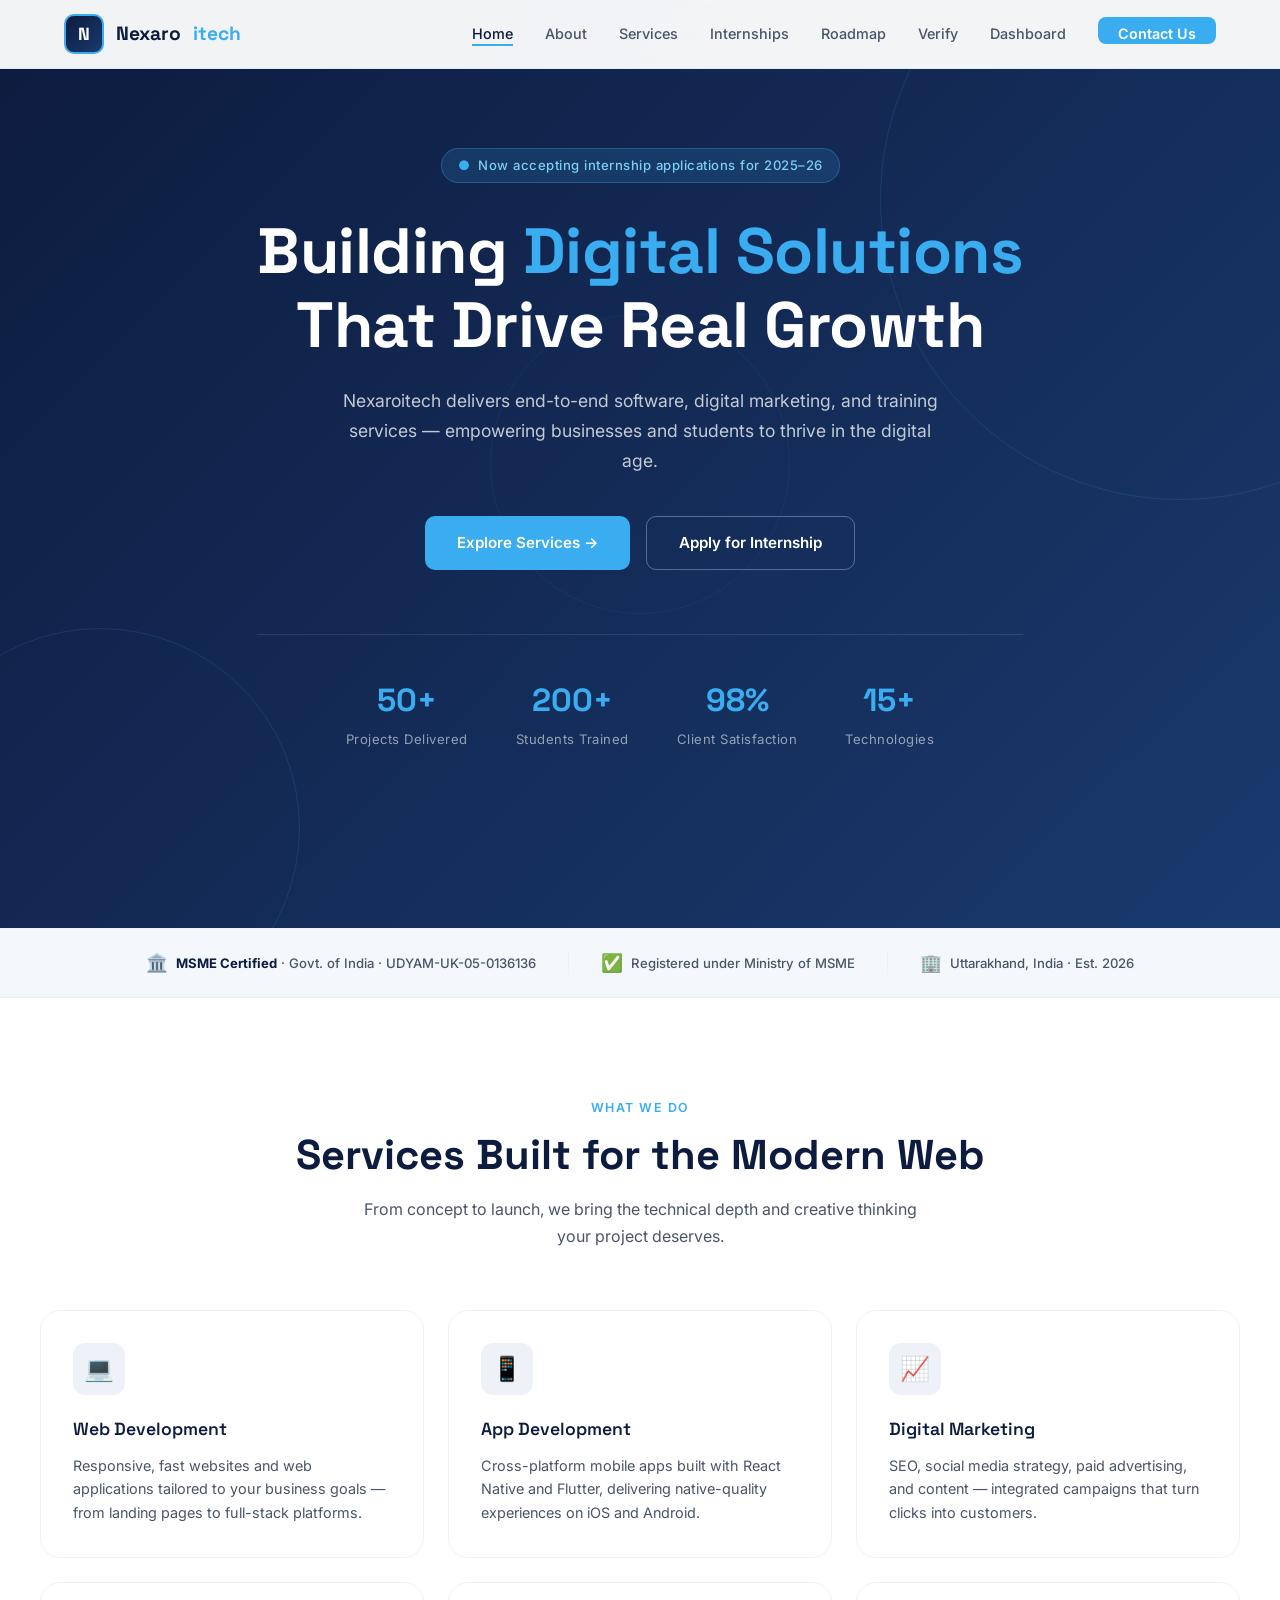
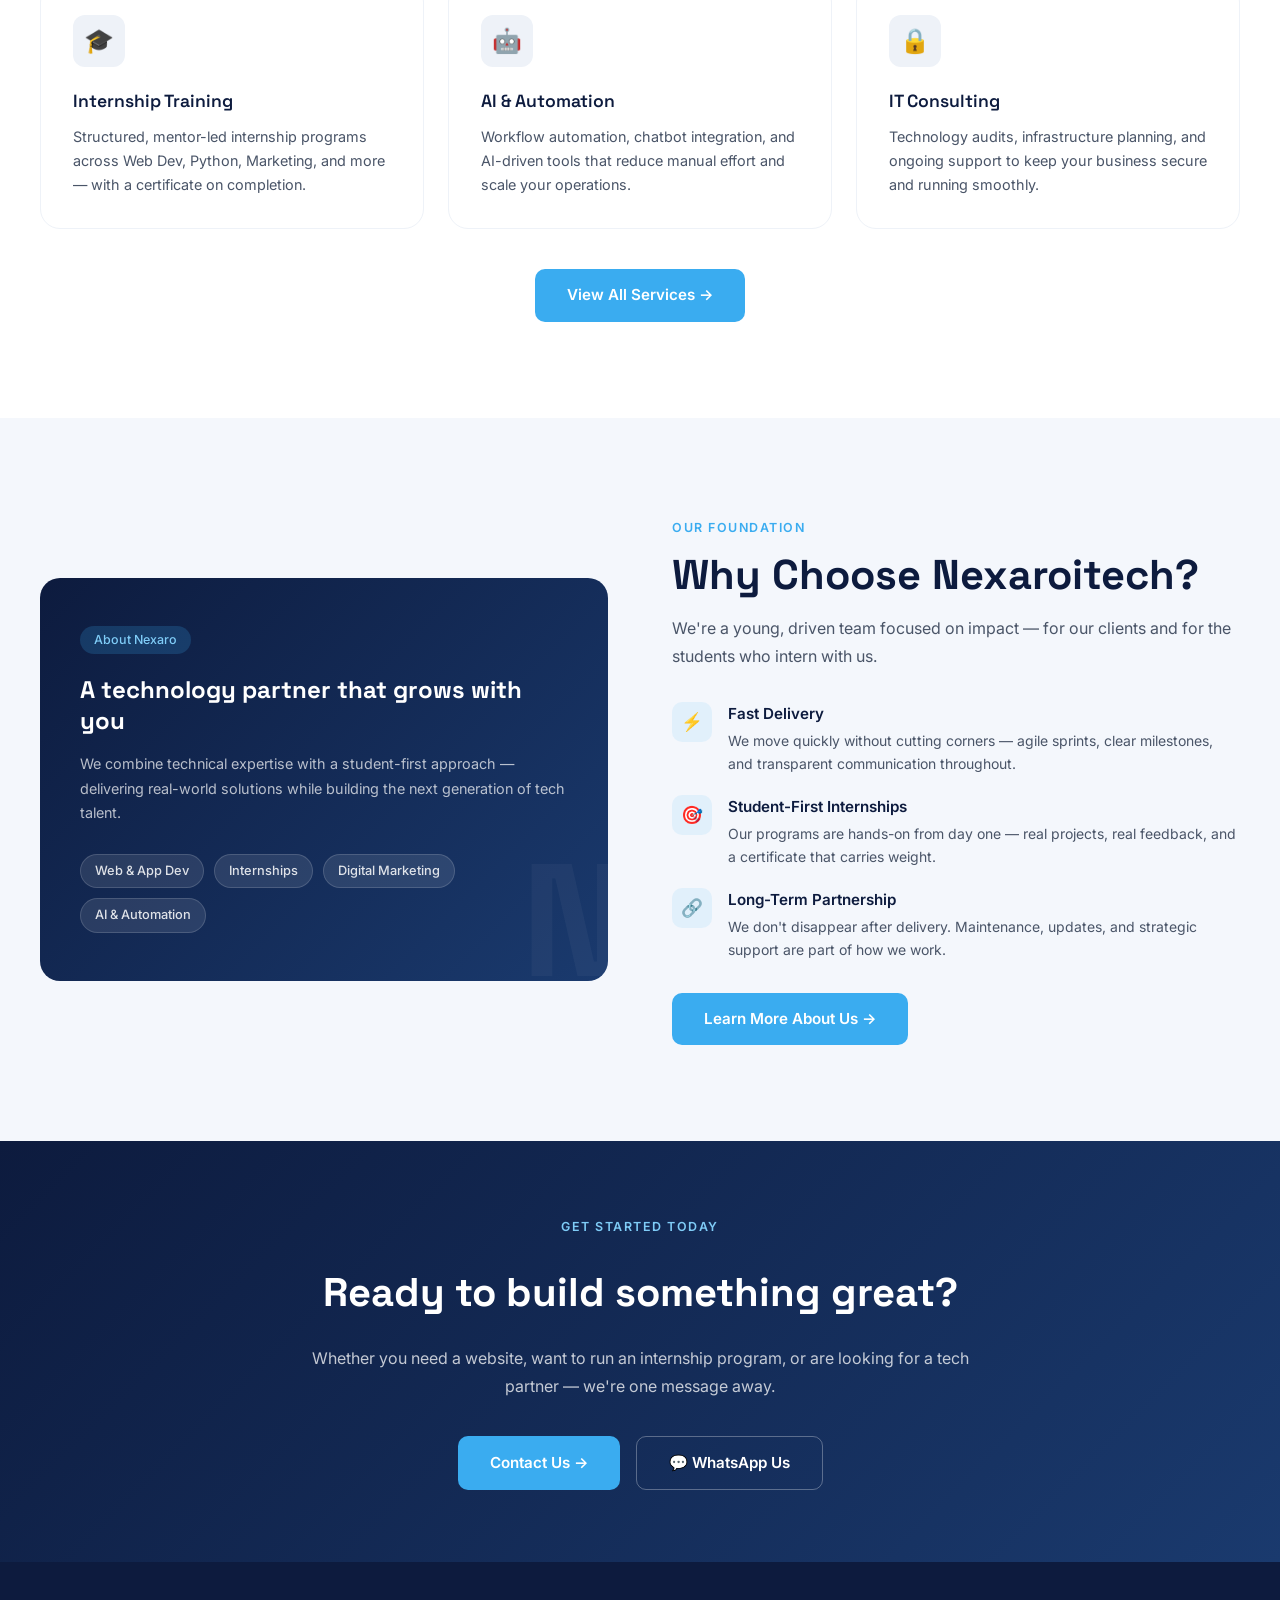
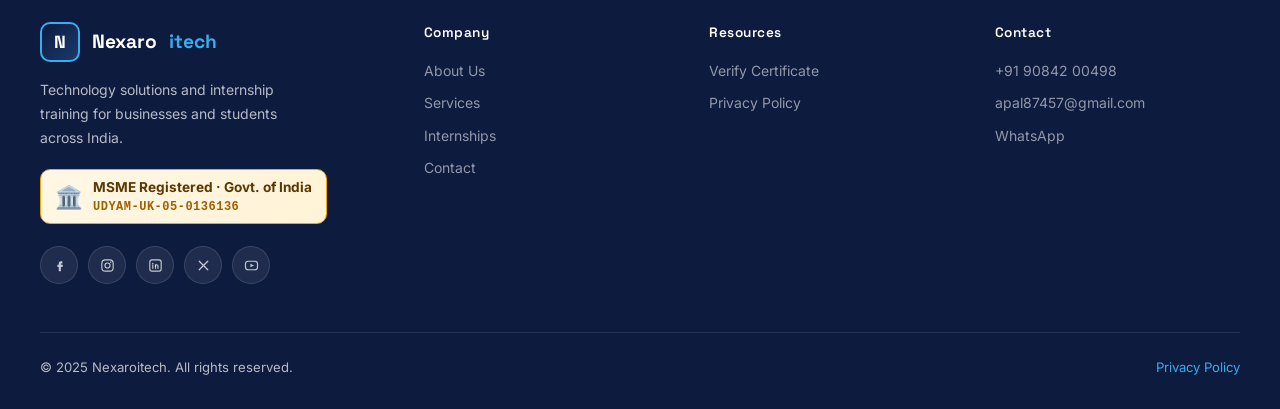
<file: index.html>
<!DOCTYPE html>
<html lang="en">
<head>
  <meta charset="UTF-8">
  <meta name="viewport" content="width=device-width, initial-scale=1.0">
  <title>Nexaroitech – Technology & Internship Solutions</title>
  <meta name="description" content="Nexaroitech offers software development, digital marketing, internship programs, and IT solutions for businesses and students.">
  <link rel="stylesheet" href="css/style.css">
  <link rel="icon" type="image/png" href="images/logo.png">
</head>
<body>

  <!-- Navbar -->
  <nav class="navbar">
    <div class="nav-inner">
      <a href="index.html" class="nav-logo">
        <div class="logo-n">N</div>
        Nexaro<span>itech</span>
      </a>
      <ul class="nav-links">
        <li><a href="index.html" class="active">Home</a></li>
        <li><a href="about.html">About</a></li>
        <li><a href="services.html">Services</a></li>
        <li><a href="internships.html">Internships</a></li>
        <li><a href="roadmap.html">Roadmap</a></li>
        <li><a href="verify.html">Verify</a></li>
        <li><a href="student-dashboard.html">Dashboard</a></li>
        <li><a href="contact.html" class="nav-cta">Contact Us</a></li>
      </ul>
      <button class="hamburger" aria-label="Toggle menu">
        <span></span><span></span><span></span>
      </button>
    </div>
  </nav>

  <!-- Hero -->
  <section class="hero">
    <div class="hero-bg-circles">
      <span></span><span></span><span></span>
    </div>
    <div class="hero-inner">
      <div class="hero-badge">Now accepting internship applications for 2025–26</div>
      <h1>Building <em>Digital Solutions</em><br>That Drive Real Growth</h1>
      <p>Nexaroitech delivers end-to-end software, digital marketing, and training services — empowering businesses and students to thrive in the digital age.</p>
      <div class="hero-actions">
        <a href="services.html" class="btn-primary">Explore Services →</a>
        <a href="internships.html" class="btn-outline">Apply for Internship</a>
      </div>
      <div class="hero-stats">
        <div class="stat-item">
          <span class="stat-num">50+</span>
          <span class="stat-label">Projects Delivered</span>
        </div>
        <div class="stat-item">
          <span class="stat-num">200+</span>
          <span class="stat-label">Students Trained</span>
        </div>
        <div class="stat-item">
          <span class="stat-num">98%</span>
          <span class="stat-label">Client Satisfaction</span>
        </div>
        <div class="stat-item">
          <span class="stat-num">15+</span>
          <span class="stat-label">Technologies</span>
        </div>
      </div>
    </div>
  </section>

  <!-- Trust Strip -->
  <div class="trust-strip">
    <div class="trust-strip-inner">
      <div class="trust-item">
        <span>🏛️</span>
        <span><strong style="color:var(--navy);">MSME Certified</strong> · Govt. of India · UDYAM-UK-05-0136136</span>
      </div>
      <div style="width:1px;height:24px;background:var(--gray-100);"></div>
      <div class="trust-item"><span>✅</span><span>Registered under Ministry of MSME</span></div>
      <div style="width:1px;height:24px;background:var(--gray-100);"></div>
      <div class="trust-item"><span>🏢</span><span>Uttarakhand, India · Est. 2026</span></div>
    </div>
  </div>

  <!-- Services Preview -->
  <section>
    <div class="section-inner">
      <div class="section-header center">
        <span class="section-eyebrow">What We Do</span>
        <h2 class="section-title">Services Built for the Modern Web</h2>
        <p class="section-sub">From concept to launch, we bring the technical depth and creative thinking your project deserves.</p>
      </div>
      <div class="services-grid">
        <div class="service-card">
          <div class="service-icon">💻</div>
          <h3>Web Development</h3>
          <p>Responsive, fast websites and web applications tailored to your business goals — from landing pages to full-stack platforms.</p>
        </div>
        <div class="service-card">
          <div class="service-icon">📱</div>
          <h3>App Development</h3>
          <p>Cross-platform mobile apps built with React Native and Flutter, delivering native-quality experiences on iOS and Android.</p>
        </div>
        <div class="service-card">
          <div class="service-icon">📈</div>
          <h3>Digital Marketing</h3>
          <p>SEO, social media strategy, paid advertising, and content — integrated campaigns that turn clicks into customers.</p>
        </div>
        <div class="service-card">
          <div class="service-icon">🎓</div>
          <h3>Internship Training</h3>
          <p>Structured, mentor-led internship programs across Web Dev, Python, Marketing, and more — with a certificate on completion.</p>
        </div>
        <div class="service-card">
          <div class="service-icon">🤖</div>
          <h3>AI & Automation</h3>
          <p>Workflow automation, chatbot integration, and AI-driven tools that reduce manual effort and scale your operations.</p>
        </div>
        <div class="service-card">
          <div class="service-icon">🔒</div>
          <h3>IT Consulting</h3>
          <p>Technology audits, infrastructure planning, and ongoing support to keep your business secure and running smoothly.</p>
        </div>
      </div>
      <div style="text-align:center;margin-top:40px;">
        <a href="services.html" class="btn-primary">View All Services →</a>
      </div>
    </div>
  </section>

  <!-- About Preview -->
  <section class="about-section">
    <div class="section-inner">
      <div class="about-grid">
        <div class="about-visual">
          <div class="about-visual-inner">
            <div class="about-pill">About Nexaro</div>
            <h3>A technology partner that grows with you</h3>
            <p>We combine technical expertise with a student-first approach — delivering real-world solutions while building the next generation of tech talent.</p>
            <div class="about-badges">
              <span class="about-badge">Web & App Dev</span>
              <span class="about-badge">Internships</span>
              <span class="about-badge">Digital Marketing</span>
              <span class="about-badge">AI & Automation</span>
            </div>
          </div>
        </div>
        <div class="about-content">
          <span class="section-eyebrow">Our Foundation</span>
          <h2 class="section-title">Why Choose Nexaroitech?</h2>
          <p class="section-sub">We're a young, driven team focused on impact — for our clients and for the students who intern with us.</p>
          <div class="values-list">
            <div class="value-item">
              <div class="value-icon">⚡</div>
              <div>
                <h4>Fast Delivery</h4>
                <p>We move quickly without cutting corners — agile sprints, clear milestones, and transparent communication throughout.</p>
              </div>
            </div>
            <div class="value-item">
              <div class="value-icon">🎯</div>
              <div>
                <h4>Student-First Internships</h4>
                <p>Our programs are hands-on from day one — real projects, real feedback, and a certificate that carries weight.</p>
              </div>
            </div>
            <div class="value-item">
              <div class="value-icon">🔗</div>
              <div>
                <h4>Long-Term Partnership</h4>
                <p>We don't disappear after delivery. Maintenance, updates, and strategic support are part of how we work.</p>
              </div>
            </div>
          </div>
          <a href="about.html" style="display:inline-block;margin-top:32px;" class="btn-primary">Learn More About Us →</a>
        </div>
      </div>
    </div>
  </section>

  <!-- CTA Banner -->
  <section style="background:var(--gradient);padding:72px 24px;text-align:center;">
    <div style="max-width:680px;margin:0 auto;">
      <span class="section-eyebrow" style="color:var(--sky-light);">Get Started Today</span>
      <h2 style="font-family:var(--font-display);font-size:clamp(1.8rem,3.5vw,2.5rem);color:#fff;margin:12px 0 20px;font-weight:700;">Ready to build something great?</h2>
      <p style="color:rgba(255,255,255,0.75);font-size:1rem;margin-bottom:36px;line-height:1.7;">Whether you need a website, want to run an internship program, or are looking for a tech partner — we're one message away.</p>
      <div style="display:flex;gap:16px;justify-content:center;flex-wrap:wrap;">
        <a href="contact.html" class="btn-primary">Contact Us →</a>
        <a href="https://wa.me/919084200498" target="_blank" class="btn-outline" style="border-color:rgba(255,255,255,0.3);">💬 WhatsApp Us</a>
      </div>
    </div>
  </section>

  <!-- Footer -->
  <footer class="footer">
    <div class="footer-inner">
      <div class="footer-top">
        <div class="footer-brand">
          <a href="index.html" class="nav-logo">
            <div class="logo-n">N</div>
            Nexaro<span style="color:var(--sky)">itech</span>
          </a>
          <p>Technology solutions and internship training for businesses and students across India.</p>
          <div class="footer-msme"><div class="msme-badge"><span class="msme-icon">🏛️</span><div class="msme-text"><strong>MSME Registered · Govt. of India</strong><span class="msme-id">UDYAM-UK-05-0136136</span></div></div></div>
          <div class="footer-social">
            <a href="https://www.facebook.com/nexaroitech" target="_blank" rel="noopener" aria-label="Facebook"><svg viewBox="0 0 24 24" fill="none" xmlns="http://www.w3.org/2000/svg"><path d="M14 9h2V6h-2c-1.66 0-3 1.34-3 3v2H9v3h2v6h3v-6h2.2l.8-3H14V9z" fill="currentColor"/></svg></a>
            <a href="https://www.instagram.com/nexaroitech" target="_blank" rel="noopener" aria-label="Instagram"><svg viewBox="0 0 24 24" fill="none" xmlns="http://www.w3.org/2000/svg"><rect x="4" y="4" width="16" height="16" rx="5" stroke="currentColor" stroke-width="1.6"/><circle cx="12" cy="12" r="3.6" stroke="currentColor" stroke-width="1.6"/><circle cx="16.6" cy="7.4" r="1" fill="currentColor"/></svg></a>
            <a href="https://www.linkedin.com/company/nexaroitech" target="_blank" rel="noopener" aria-label="LinkedIn"><svg viewBox="0 0 24 24" fill="none" xmlns="http://www.w3.org/2000/svg"><rect x="4" y="4" width="16" height="16" rx="3" stroke="currentColor" stroke-width="1.6"/><circle cx="8.2" cy="9" r="1" fill="currentColor"/><path d="M8.2 11v5" stroke="currentColor" stroke-width="1.6" stroke-linecap="round"/><path d="M12 11v5" stroke="currentColor" stroke-width="1.6" stroke-linecap="round"/><path d="M12 12.8c0-1.1.7-1.8 1.7-1.8s1.7.7 1.7 1.8V16" stroke="currentColor" stroke-width="1.6" stroke-linecap="round"/></svg></a>
            <a href="https://twitter.com/nexaroitech" target="_blank" rel="noopener" aria-label="Twitter / X"><svg viewBox="0 0 24 24" fill="none" xmlns="http://www.w3.org/2000/svg"><path d="M6 6l12 12M18 6L6 18" stroke="currentColor" stroke-width="1.8" stroke-linecap="round"/></svg></a>
            <a href="https://www.youtube.com/@nexaroitech" target="_blank" rel="noopener" aria-label="YouTube"><svg viewBox="0 0 24 24" fill="none" xmlns="http://www.w3.org/2000/svg"><rect x="3.5" y="6" width="17" height="12" rx="4" stroke="currentColor" stroke-width="1.6"/><path d="M10.5 9.5l5 2.5-5 2.5v-5z" fill="currentColor"/></svg></a>
          </div>
        </div>
        <div class="footer-col">
          <h4>Company</h4>
          <a href="about.html">About Us</a>
          <a href="services.html">Services</a>
          <a href="internships.html">Internships</a>
          <a href="contact.html">Contact</a>
        </div>
        <div class="footer-col">
          <h4>Resources</h4>
          <a href="verify.html">Verify Certificate</a>
          <a href="privacy-policy.html">Privacy Policy</a>
        </div>
        <div class="footer-col">
          <h4>Contact</h4>
          <a href="tel:+919084200498">+91 90842 00498</a>
          <a href="mailto:apal87457@gmail.com">apal87457@gmail.com</a>
          <a href="https://wa.me/919084200498" target="_blank">WhatsApp</a>
        </div>
      </div>
      <div class="footer-bottom">
        <span>© 2025 Nexaroitech. All rights reserved.</span>
        <a href="privacy-policy.html">Privacy Policy</a>
      </div>
    </div>
  </footer>

  <script src="js/script.js"></script>
</body>
</html>
</file>
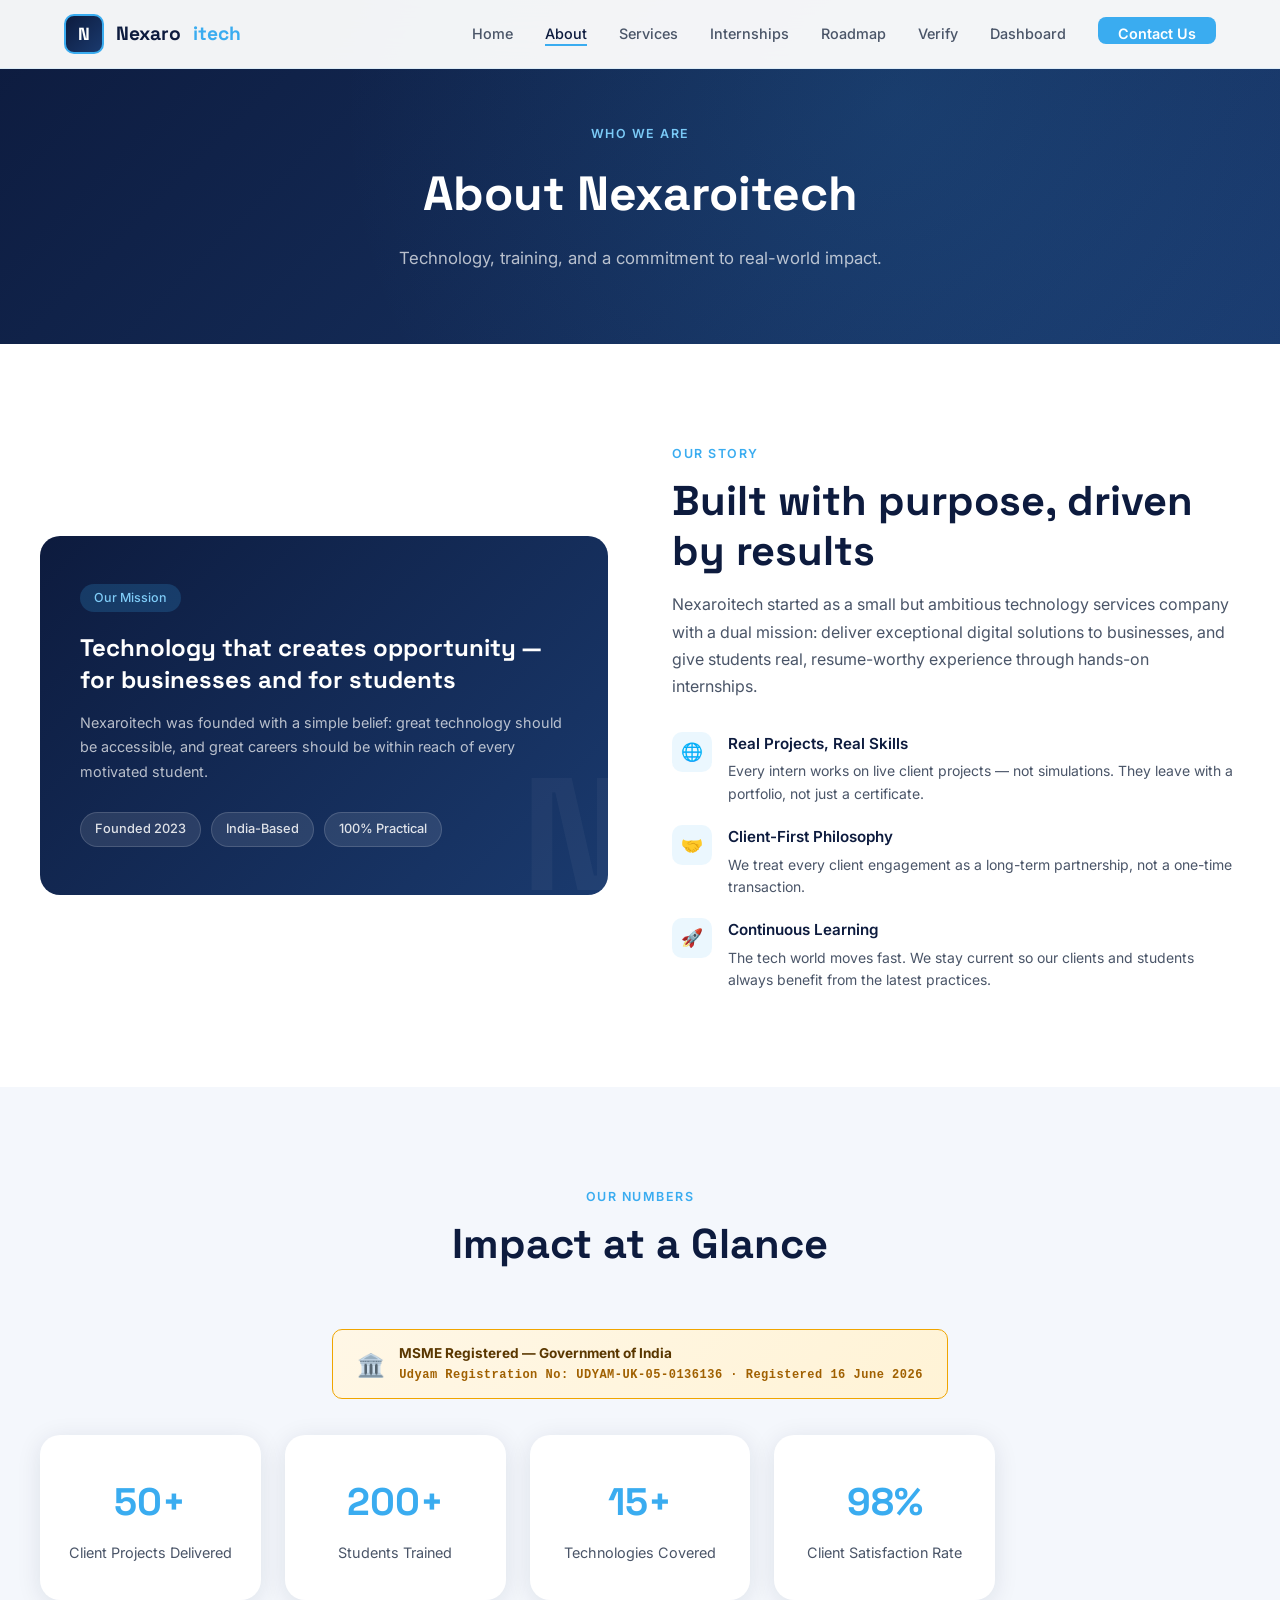
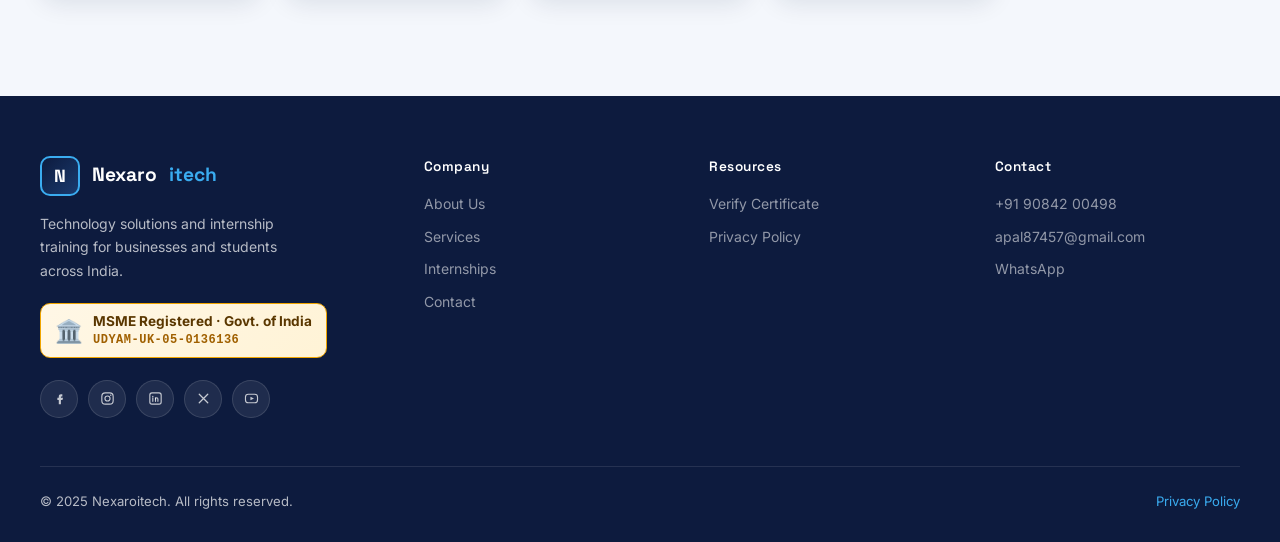
<file: about.html>
<!DOCTYPE html>
<html lang="en">
<head>
  <meta charset="UTF-8">
  <meta name="viewport" content="width=device-width, initial-scale=1.0">
  <title>About Us – Nexaroitech</title>
  <meta name="description" content="Learn about Nexaroitech — our mission, team, and values driving technology and training in India.">
  <link rel="stylesheet" href="css/style.css">
  <link rel="icon" type="image/png" href="images/logo.png">
</head>
<body>

  <nav class="navbar">
    <div class="nav-inner">
      <a href="index.html" class="nav-logo">
        <div class="logo-n">N</div>
        Nexaro<span>itech</span>
      </a>
      <ul class="nav-links">
        <li><a href="index.html">Home</a></li>
        <li><a href="about.html" class="active">About</a></li>
        <li><a href="services.html">Services</a></li>
        <li><a href="internships.html">Internships</a></li>
        <li><a href="roadmap.html">Roadmap</a></li>
        <li><a href="verify.html">Verify</a></li>
        <li><a href="student-dashboard.html">Dashboard</a></li>
        <li><a href="contact.html" class="nav-cta">Contact Us</a></li>
      </ul>
      <button class="hamburger" aria-label="Toggle menu"><span></span><span></span><span></span></button>
    </div>
  </nav>

  <div class="page-hero">
    <span class="section-eyebrow" style="color:var(--sky-light);">Who We Are</span>
    <h1>About Nexaroitech</h1>
    <p>Technology, training, and a commitment to real-world impact.</p>
  </div>

  <section>
    <div class="section-inner">
      <div class="about-grid">
        <div class="about-visual">
          <div class="about-visual-inner">
            <div class="about-pill">Our Mission</div>
            <h3>Technology that creates opportunity — for businesses and for students</h3>
            <p>Nexaroitech was founded with a simple belief: great technology should be accessible, and great careers should be within reach of every motivated student.</p>
            <div class="about-badges">
              <span class="about-badge">Founded 2023</span>
              <span class="about-badge">India-Based</span>
              <span class="about-badge">100% Practical</span>
            </div>
          </div>
        </div>
        <div class="about-content">
          <span class="section-eyebrow">Our Story</span>
          <h2 class="section-title">Built with purpose, driven by results</h2>
          <p class="section-sub">Nexaroitech started as a small but ambitious technology services company with a dual mission: deliver exceptional digital solutions to businesses, and give students real, resume-worthy experience through hands-on internships.</p>
          <div class="values-list">
            <div class="value-item">
              <div class="value-icon">🌐</div>
              <div>
                <h4>Real Projects, Real Skills</h4>
                <p>Every intern works on live client projects — not simulations. They leave with a portfolio, not just a certificate.</p>
              </div>
            </div>
            <div class="value-item">
              <div class="value-icon">🤝</div>
              <div>
                <h4>Client-First Philosophy</h4>
                <p>We treat every client engagement as a long-term partnership, not a one-time transaction.</p>
              </div>
            </div>
            <div class="value-item">
              <div class="value-icon">🚀</div>
              <div>
                <h4>Continuous Learning</h4>
                <p>The tech world moves fast. We stay current so our clients and students always benefit from the latest practices.</p>
              </div>
            </div>
          </div>
        </div>
      </div>
    </div>
  </section>

  <section class="bg-off">
    <div class="section-inner">
      <div class="section-header center">
        <span class="section-eyebrow">Our Numbers</span>
        <h2 class="section-title">Impact at a Glance</h2>
      </div>
      <div style="display:flex;justify-content:center;margin-bottom:36px;">
        <div class="msme-badge" style="font-size:0.9rem;padding:14px 24px;gap:14px;">
          <span class="msme-icon">🏛️</span>
          <div class="msme-text">
            <strong>MSME Registered — Government of India</strong>
            <span class="msme-id">Udyam Registration No: UDYAM-UK-05-0136136 · Registered 16 June 2026</span>
          </div>
        </div>
      </div>
      <div style="display:grid;grid-template-columns:repeat(auto-fill,minmax(200px,1fr));gap:24px;">
        <div style="background:var(--white);border-radius:var(--radius-lg);padding:36px 28px;text-align:center;box-shadow:var(--shadow);">
          <div style="font-family:var(--font-display);font-size:2.4rem;font-weight:700;color:var(--sky);margin-bottom:8px;">50+</div>
          <div style="font-size:0.9rem;color:var(--gray-600);">Client Projects Delivered</div>
        </div>
        <div style="background:var(--white);border-radius:var(--radius-lg);padding:36px 28px;text-align:center;box-shadow:var(--shadow);">
          <div style="font-family:var(--font-display);font-size:2.4rem;font-weight:700;color:var(--sky);margin-bottom:8px;">200+</div>
          <div style="font-size:0.9rem;color:var(--gray-600);">Students Trained</div>
        </div>
        <div style="background:var(--white);border-radius:var(--radius-lg);padding:36px 28px;text-align:center;box-shadow:var(--shadow);">
          <div style="font-family:var(--font-display);font-size:2.4rem;font-weight:700;color:var(--sky);margin-bottom:8px;">15+</div>
          <div style="font-size:0.9rem;color:var(--gray-600);">Technologies Covered</div>
        </div>
        <div style="background:var(--white);border-radius:var(--radius-lg);padding:36px 28px;text-align:center;box-shadow:var(--shadow);">
          <div style="font-family:var(--font-display);font-size:2.4rem;font-weight:700;color:var(--sky);margin-bottom:8px;">98%</div>
          <div style="font-size:0.9rem;color:var(--gray-600);">Client Satisfaction Rate</div>
        </div>
      </div>
    </div>
  </section>

  <footer class="footer">
    <div class="footer-inner">
      <div class="footer-top">
        <div class="footer-brand">
          <a href="index.html" class="nav-logo">
            <div class="logo-n">N</div>
            Nexaro<span style="color:var(--sky)">itech</span>
          </a>
          <p>Technology solutions and internship training for businesses and students across India.</p>
          <div class="footer-msme"><div class="msme-badge"><span class="msme-icon">🏛️</span><div class="msme-text"><strong>MSME Registered · Govt. of India</strong><span class="msme-id">UDYAM-UK-05-0136136</span></div></div></div>
          <div class="footer-social">
            <a href="https://www.facebook.com/nexaroitech" target="_blank" rel="noopener" aria-label="Facebook"><svg viewBox="0 0 24 24" fill="none" xmlns="http://www.w3.org/2000/svg"><path d="M14 9h2V6h-2c-1.66 0-3 1.34-3 3v2H9v3h2v6h3v-6h2.2l.8-3H14V9z" fill="currentColor"/></svg></a>
            <a href="https://www.instagram.com/nexaroitech" target="_blank" rel="noopener" aria-label="Instagram"><svg viewBox="0 0 24 24" fill="none" xmlns="http://www.w3.org/2000/svg"><rect x="4" y="4" width="16" height="16" rx="5" stroke="currentColor" stroke-width="1.6"/><circle cx="12" cy="12" r="3.6" stroke="currentColor" stroke-width="1.6"/><circle cx="16.6" cy="7.4" r="1" fill="currentColor"/></svg></a>
            <a href="https://www.linkedin.com/company/nexaroitech" target="_blank" rel="noopener" aria-label="LinkedIn"><svg viewBox="0 0 24 24" fill="none" xmlns="http://www.w3.org/2000/svg"><rect x="4" y="4" width="16" height="16" rx="3" stroke="currentColor" stroke-width="1.6"/><circle cx="8.2" cy="9" r="1" fill="currentColor"/><path d="M8.2 11v5" stroke="currentColor" stroke-width="1.6" stroke-linecap="round"/><path d="M12 11v5" stroke="currentColor" stroke-width="1.6" stroke-linecap="round"/><path d="M12 12.8c0-1.1.7-1.8 1.7-1.8s1.7.7 1.7 1.8V16" stroke="currentColor" stroke-width="1.6" stroke-linecap="round"/></svg></a>
            <a href="https://twitter.com/nexaroitech" target="_blank" rel="noopener" aria-label="Twitter / X"><svg viewBox="0 0 24 24" fill="none" xmlns="http://www.w3.org/2000/svg"><path d="M6 6l12 12M18 6L6 18" stroke="currentColor" stroke-width="1.8" stroke-linecap="round"/></svg></a>
            <a href="https://www.youtube.com/@nexaroitech" target="_blank" rel="noopener" aria-label="YouTube"><svg viewBox="0 0 24 24" fill="none" xmlns="http://www.w3.org/2000/svg"><rect x="3.5" y="6" width="17" height="12" rx="4" stroke="currentColor" stroke-width="1.6"/><path d="M10.5 9.5l5 2.5-5 2.5v-5z" fill="currentColor"/></svg></a>
          </div>
        </div>
        <div class="footer-col">
          <h4>Company</h4>
          <a href="about.html">About Us</a>
          <a href="services.html">Services</a>
          <a href="internships.html">Internships</a>
          <a href="contact.html">Contact</a>
        </div>
        <div class="footer-col">
          <h4>Resources</h4>
          <a href="verify.html">Verify Certificate</a>
          <a href="privacy-policy.html">Privacy Policy</a>
        </div>
        <div class="footer-col">
          <h4>Contact</h4>
          <a href="tel:+919084200498">+91 90842 00498</a>
          <a href="mailto:apal87457@gmail.com">apal87457@gmail.com</a>
          <a href="https://wa.me/919084200498" target="_blank">WhatsApp</a>
        </div>
      </div>
      <div class="footer-bottom">
        <span>© 2025 Nexaroitech. All rights reserved.</span>
        <a href="privacy-policy.html">Privacy Policy</a>
      </div>
    </div>
  </footer>

  <script src="js/script.js"></script>
</body>
</html>
</file>
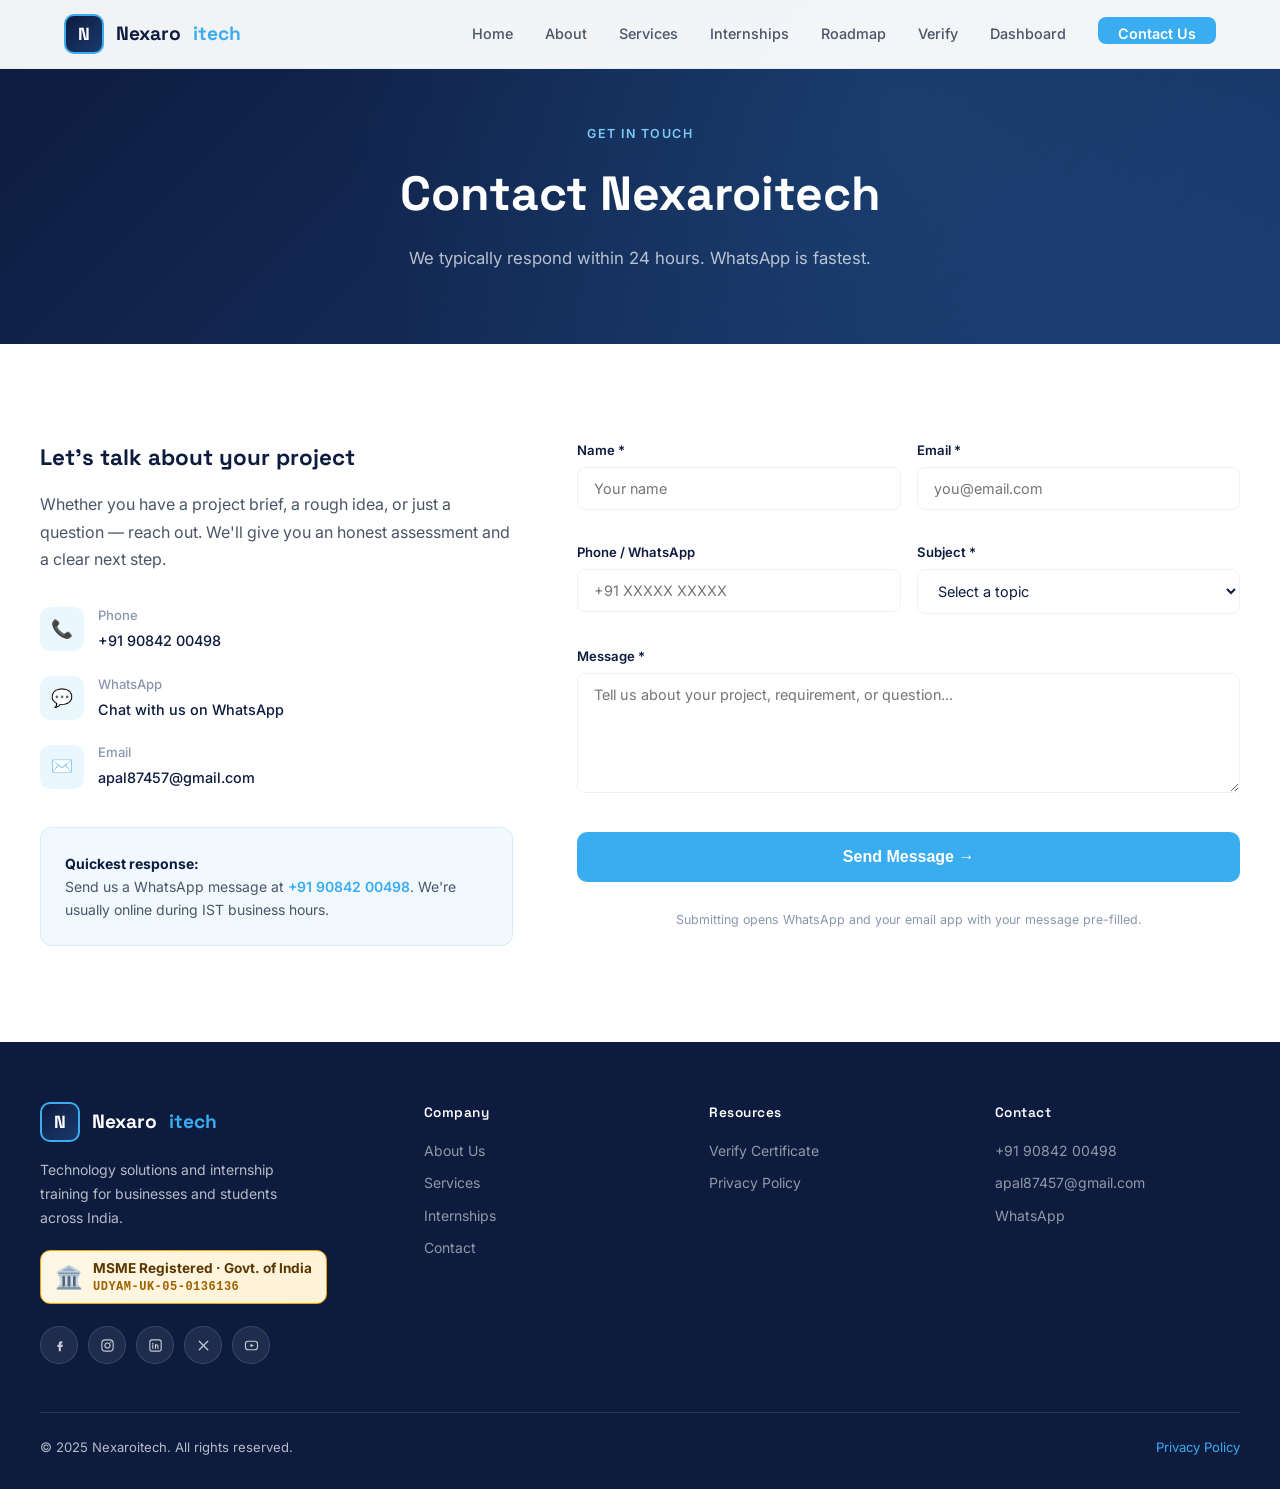
<file: contact.html>
<!DOCTYPE html>
<html lang="en">
<head>
  <meta charset="UTF-8">
  <meta name="viewport" content="width=device-width, initial-scale=1.0">
  <title>Contact Us – Nexaroitech</title>
  <meta name="description" content="Get in touch with Nexaroitech. Contact us via phone, WhatsApp, or email.">
  <link rel="stylesheet" href="css/style.css">
  <link rel="icon" type="image/png" href="images/logo.png">
</head>
<body>

  <nav class="navbar">
    <div class="nav-inner">
      <a href="index.html" class="nav-logo"><div class="logo-n">N</div>Nexaro<span>itech</span></a>
      <ul class="nav-links">
        <li><a href="index.html">Home</a></li>
        <li><a href="about.html">About</a></li>
        <li><a href="services.html">Services</a></li>
        <li><a href="internships.html">Internships</a></li>
        <li><a href="roadmap.html">Roadmap</a></li>
        <li><a href="verify.html">Verify</a></li>
        <li><a href="student-dashboard.html">Dashboard</a></li>
        <li><a href="contact.html" class="nav-cta active">Contact Us</a></li>
      </ul>
      <button class="hamburger" aria-label="Toggle menu"><span></span><span></span><span></span></button>
    </div>
  </nav>

  <div class="page-hero">
    <span class="section-eyebrow" style="color:var(--sky-light);">Get In Touch</span>
    <h1>Contact Nexaroitech</h1>
    <p>We typically respond within 24 hours. WhatsApp is fastest.</p>
  </div>

  <section class="contact-section">
    <div class="section-inner">
      <div class="contact-grid">
        <!-- Info -->
        <div class="contact-info">
          <h3>Let's talk about your project</h3>
          <p>Whether you have a project brief, a rough idea, or just a question — reach out. We'll give you an honest assessment and a clear next step.</p>

          <div class="contact-item">
            <div class="contact-icon">📞</div>
            <div>
              <h4>Phone</h4>
              <a href="tel:+919084200498">+91 90842 00498</a>
            </div>
          </div>
          <div class="contact-item">
            <div class="contact-icon">💬</div>
            <div>
              <h4>WhatsApp</h4>
              <a href="https://wa.me/919084200498" target="_blank">Chat with us on WhatsApp</a>
            </div>
          </div>
          <div class="contact-item">
            <div class="contact-icon">✉️</div>
            <div>
              <h4>Email</h4>
              <a href="mailto:apal87457@gmail.com">apal87457@gmail.com</a>
            </div>
          </div>

          <div style="margin-top:36px;padding:24px;background:rgba(58,172,240,0.07);border-radius:var(--radius);border:1px solid rgba(58,172,240,0.15);">
            <p style="font-size:0.875rem;color:var(--gray-600);margin:0;line-height:1.65;">
              <strong style="color:var(--navy);">Quickest response:</strong><br>
              Send us a WhatsApp message at <a href="https://wa.me/919084200498" style="color:var(--sky);font-weight:600;">+91 90842 00498</a>. We're usually online during IST business hours.
            </p>
          </div>
        </div>

        <!-- Form -->
        <div>
          <form id="contactForm" class="contact-form">
            <div class="form-row">
              <div class="form-group">
                <label for="name">Name *</label>
                <input type="text" id="name" name="name" placeholder="Your name" required>
              </div>
              <div class="form-group">
                <label for="email">Email *</label>
                <input type="email" id="email" name="email" placeholder="you@email.com" required>
              </div>
            </div>
            <div class="form-row">
              <div class="form-group">
                <label for="phone">Phone / WhatsApp</label>
                <input type="tel" id="phone" name="phone" placeholder="+91 XXXXX XXXXX">
              </div>
              <div class="form-group">
                <label for="subject">Subject *</label>
                <select id="subject" name="subject" required>
                  <option value="">Select a topic</option>
                  <option>Web Development Project</option>
                  <option>App Development Project</option>
                  <option>Digital Marketing</option>
                  <option>Internship Query</option>
                  <option>IT Consulting</option>
                  <option>Certificate Verification</option>
                  <option>Other</option>
                </select>
              </div>
            </div>
            <div class="form-group">
              <label for="message">Message *</label>
              <textarea id="message" name="message" rows="5" placeholder="Tell us about your project, requirement, or question..." required></textarea>
            </div>
            <button type="submit" class="btn-primary" style="width:100%;justify-content:center;font-size:1rem;padding:16px;">
              Send Message →
            </button>
            <div id="formSuccess" class="form-success">✓ Your message has been sent! We'll get back to you within 24 hours.</div>
            <p style="font-size:0.78rem;color:var(--gray-400);text-align:center;margin-top:12px;">
              Submitting opens WhatsApp and your email app with your message pre-filled.
            </p>
          </form>
        </div>
      </div>
    </div>
  </section>

  <footer class="footer">
    <div class="footer-inner">
      <div class="footer-top">
        <div class="footer-brand"><a href="index.html" class="nav-logo"><div class="logo-n">N</div>Nexaro<span style="color:var(--sky)">itech</span></a><p>Technology solutions and internship training for businesses and students across India.</p>
          <div class="footer-msme"><div class="msme-badge"><span class="msme-icon">🏛️</span><div class="msme-text"><strong>MSME Registered · Govt. of India</strong><span class="msme-id">UDYAM-UK-05-0136136</span></div></div></div>
          <div class="footer-social">
            <a href="https://www.facebook.com/nexaroitech" target="_blank" rel="noopener" aria-label="Facebook"><svg viewBox="0 0 24 24" fill="none" xmlns="http://www.w3.org/2000/svg"><path d="M14 9h2V6h-2c-1.66 0-3 1.34-3 3v2H9v3h2v6h3v-6h2.2l.8-3H14V9z" fill="currentColor"/></svg></a>
            <a href="https://www.instagram.com/nexaroitech" target="_blank" rel="noopener" aria-label="Instagram"><svg viewBox="0 0 24 24" fill="none" xmlns="http://www.w3.org/2000/svg"><rect x="4" y="4" width="16" height="16" rx="5" stroke="currentColor" stroke-width="1.6"/><circle cx="12" cy="12" r="3.6" stroke="currentColor" stroke-width="1.6"/><circle cx="16.6" cy="7.4" r="1" fill="currentColor"/></svg></a>
            <a href="https://www.linkedin.com/company/nexaroitech" target="_blank" rel="noopener" aria-label="LinkedIn"><svg viewBox="0 0 24 24" fill="none" xmlns="http://www.w3.org/2000/svg"><rect x="4" y="4" width="16" height="16" rx="3" stroke="currentColor" stroke-width="1.6"/><circle cx="8.2" cy="9" r="1" fill="currentColor"/><path d="M8.2 11v5" stroke="currentColor" stroke-width="1.6" stroke-linecap="round"/><path d="M12 11v5" stroke="currentColor" stroke-width="1.6" stroke-linecap="round"/><path d="M12 12.8c0-1.1.7-1.8 1.7-1.8s1.7.7 1.7 1.8V16" stroke="currentColor" stroke-width="1.6" stroke-linecap="round"/></svg></a>
            <a href="https://twitter.com/nexaroitech" target="_blank" rel="noopener" aria-label="Twitter / X"><svg viewBox="0 0 24 24" fill="none" xmlns="http://www.w3.org/2000/svg"><path d="M6 6l12 12M18 6L6 18" stroke="currentColor" stroke-width="1.8" stroke-linecap="round"/></svg></a>
            <a href="https://www.youtube.com/@nexaroitech" target="_blank" rel="noopener" aria-label="YouTube"><svg viewBox="0 0 24 24" fill="none" xmlns="http://www.w3.org/2000/svg"><rect x="3.5" y="6" width="17" height="12" rx="4" stroke="currentColor" stroke-width="1.6"/><path d="M10.5 9.5l5 2.5-5 2.5v-5z" fill="currentColor"/></svg></a>
          </div></div>
        <div class="footer-col"><h4>Company</h4><a href="about.html">About Us</a><a href="services.html">Services</a><a href="internships.html">Internships</a><a href="contact.html">Contact</a></div>
        <div class="footer-col"><h4>Resources</h4><a href="verify.html">Verify Certificate</a><a href="privacy-policy.html">Privacy Policy</a></div>
        <div class="footer-col"><h4>Contact</h4><a href="tel:+919084200498">+91 90842 00498</a><a href="mailto:apal87457@gmail.com">apal87457@gmail.com</a><a href="https://wa.me/919084200498" target="_blank">WhatsApp</a></div>
      </div>
      <div class="footer-bottom"><span>© 2025 Nexaroitech. All rights reserved.</span><a href="privacy-policy.html">Privacy Policy</a></div>
    </div>
  </footer>

  <script src="js/script.js"></script>
</body>
</html>
</file>
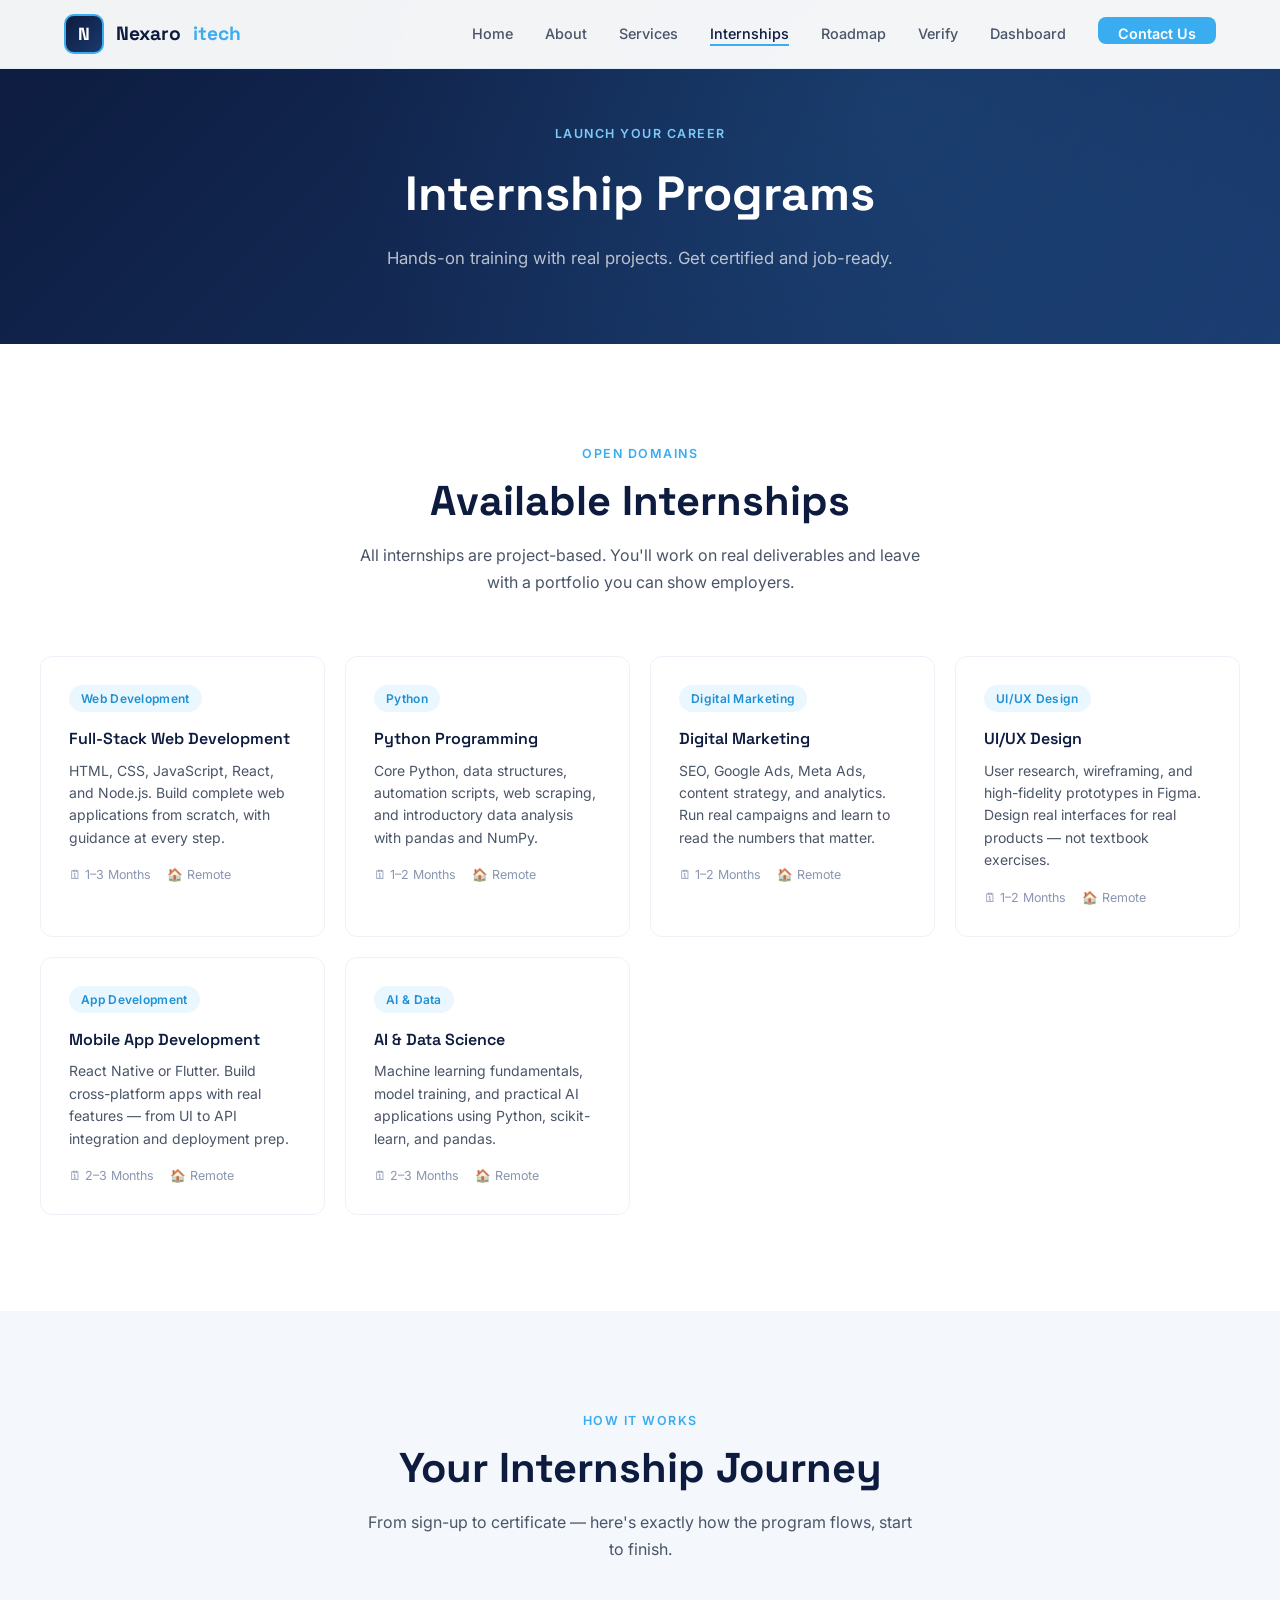
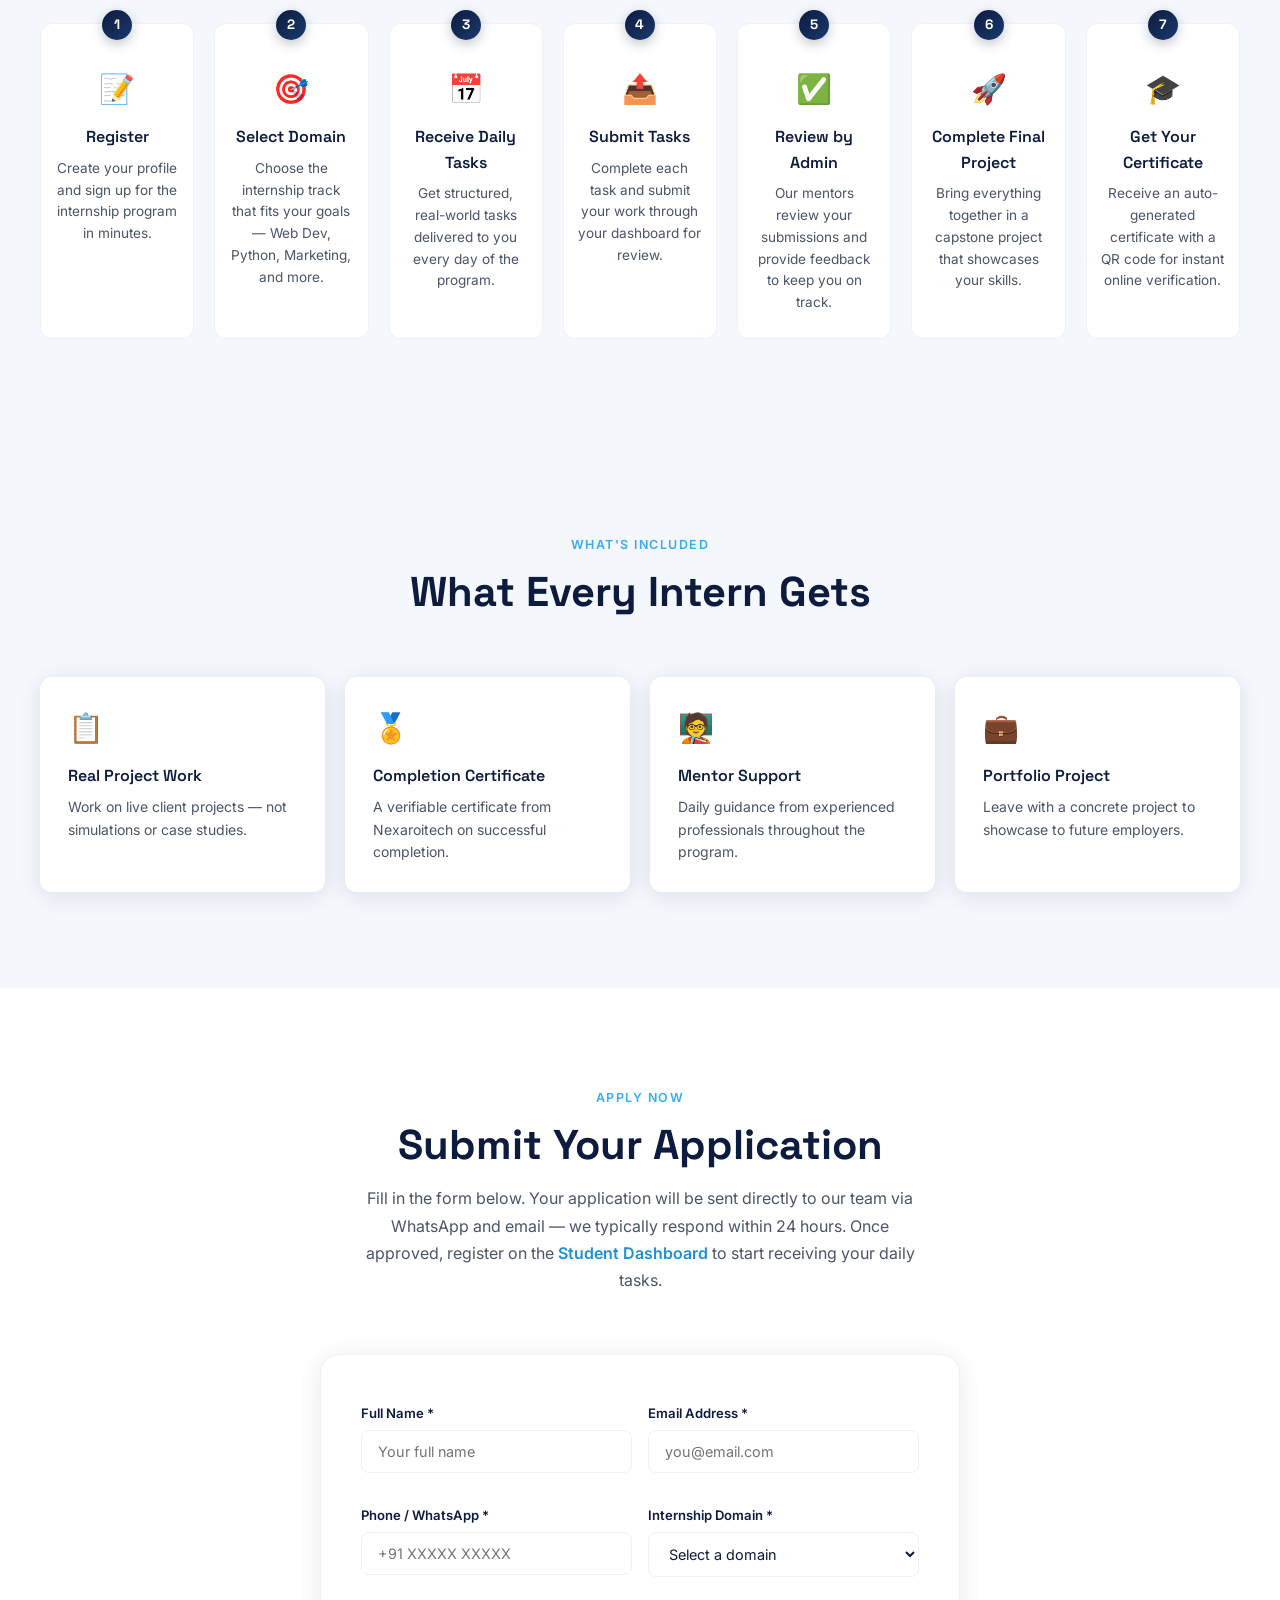
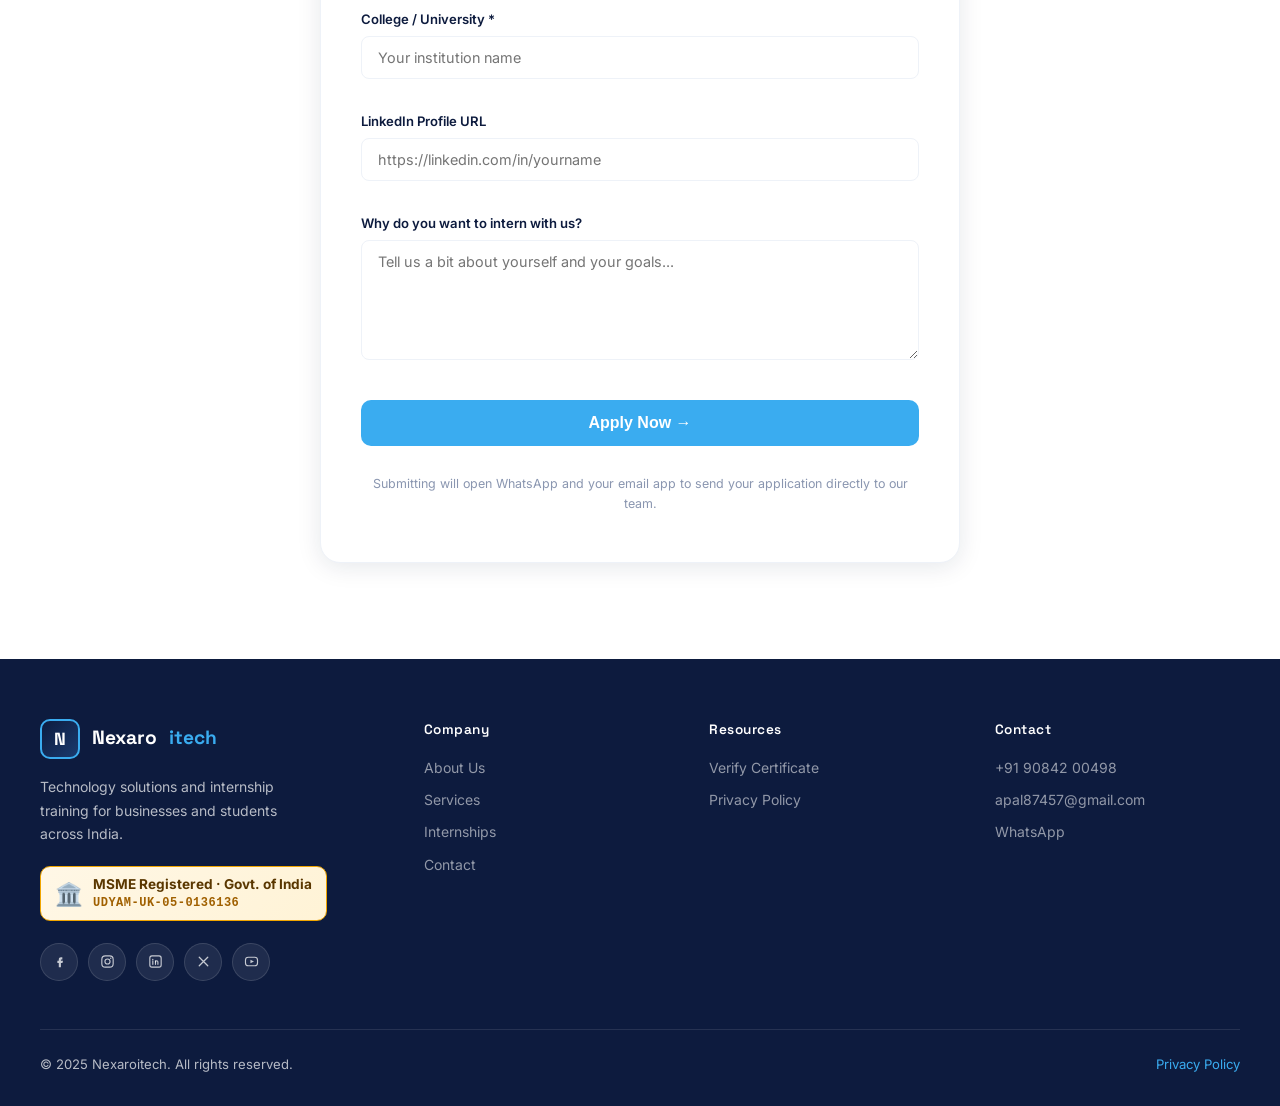
<file: internships.html>
<!DOCTYPE html>
<html lang="en">
<head>
  <meta charset="UTF-8">
  <meta name="viewport" content="width=device-width, initial-scale=1.0">
  <title>Internships – Nexaroitech</title>
  <meta name="description" content="Apply for internships at Nexaroitech. Gain real-world experience in Web Development, Python, Digital Marketing, and more.">
  <link rel="stylesheet" href="css/style.css">
  <link rel="icon" type="image/png" href="images/logo.png">
</head>
<body>

  <nav class="navbar">
    <div class="nav-inner">
      <a href="index.html" class="nav-logo"><div class="logo-n">N</div>Nexaro<span>itech</span></a>
      <ul class="nav-links">
        <li><a href="index.html">Home</a></li>
        <li><a href="about.html">About</a></li>
        <li><a href="services.html">Services</a></li>
        <li><a href="internships.html" class="active">Internships</a></li>
        <li><a href="roadmap.html">Roadmap</a></li>
        <li><a href="verify.html">Verify</a></li>
        <li><a href="student-dashboard.html">Dashboard</a></li>
        <li><a href="contact.html" class="nav-cta">Contact Us</a></li>
      </ul>
      <button class="hamburger" aria-label="Toggle menu"><span></span><span></span><span></span></button>
    </div>
  </nav>

  <div class="page-hero">
    <span class="section-eyebrow" style="color:var(--sky-light);">Launch Your Career</span>
    <h1>Internship Programs</h1>
    <p>Hands-on training with real projects. Get certified and job-ready.</p>
  </div>

  <!-- Available Internships -->
  <section class="internships-section">
    <div class="section-inner">
      <div class="section-header center">
        <span class="section-eyebrow">Open Domains</span>
        <h2 class="section-title">Available Internships</h2>
        <p class="section-sub">All internships are project-based. You'll work on real deliverables and leave with a portfolio you can show employers.</p>
      </div>
      <div class="internship-grid">
        <div class="internship-card">
          <span class="intern-domain">Web Development</span>
          <h3>Full-Stack Web Development</h3>
          <p>HTML, CSS, JavaScript, React, and Node.js. Build complete web applications from scratch, with guidance at every step.</p>
          <div class="intern-meta">
            <span>🗓 1–3 Months</span>
            <span>🏠 Remote</span>
          </div>
        </div>
        <div class="internship-card">
          <span class="intern-domain">Python</span>
          <h3>Python Programming</h3>
          <p>Core Python, data structures, automation scripts, web scraping, and introductory data analysis with pandas and NumPy.</p>
          <div class="intern-meta">
            <span>🗓 1–2 Months</span>
            <span>🏠 Remote</span>
          </div>
        </div>
        <div class="internship-card">
          <span class="intern-domain">Digital Marketing</span>
          <h3>Digital Marketing</h3>
          <p>SEO, Google Ads, Meta Ads, content strategy, and analytics. Run real campaigns and learn to read the numbers that matter.</p>
          <div class="intern-meta">
            <span>🗓 1–2 Months</span>
            <span>🏠 Remote</span>
          </div>
        </div>
        <div class="internship-card">
          <span class="intern-domain">UI/UX Design</span>
          <h3>UI/UX Design</h3>
          <p>User research, wireframing, and high-fidelity prototypes in Figma. Design real interfaces for real products — not textbook exercises.</p>
          <div class="intern-meta">
            <span>🗓 1–2 Months</span>
            <span>🏠 Remote</span>
          </div>
        </div>
        <div class="internship-card">
          <span class="intern-domain">App Development</span>
          <h3>Mobile App Development</h3>
          <p>React Native or Flutter. Build cross-platform apps with real features — from UI to API integration and deployment prep.</p>
          <div class="intern-meta">
            <span>🗓 2–3 Months</span>
            <span>🏠 Remote</span>
          </div>
        </div>
        <div class="internship-card">
          <span class="intern-domain">AI & Data</span>
          <h3>AI & Data Science</h3>
          <p>Machine learning fundamentals, model training, and practical AI applications using Python, scikit-learn, and pandas.</p>
          <div class="intern-meta">
            <span>🗓 2–3 Months</span>
            <span>🏠 Remote</span>
          </div>
        </div>
      </div>
    </div>
  </section>

  <!-- Website / Internship Flow -->
  <section class="flow-section">
    <div class="section-inner">
      <div class="section-header center">
        <span class="section-eyebrow">How It Works</span>
        <h2 class="section-title">Your Internship Journey</h2>
        <p class="section-sub">From sign-up to certificate — here's exactly how the program flows, start to finish.</p>
      </div>
      <div class="flow-grid">
        <div class="flow-step">
          <div class="flow-num">1</div>
          <div class="flow-icon">📝</div>
          <h3>Register</h3>
          <p>Create your profile and sign up for the internship program in minutes.</p>
        </div>
        <div class="flow-step">
          <div class="flow-num">2</div>
          <div class="flow-icon">🎯</div>
          <h3>Select Domain</h3>
          <p>Choose the internship track that fits your goals — Web Dev, Python, Marketing, and more.</p>
        </div>
        <div class="flow-step">
          <div class="flow-num">3</div>
          <div class="flow-icon">📅</div>
          <h3>Receive Daily Tasks</h3>
          <p>Get structured, real-world tasks delivered to you every day of the program.</p>
        </div>
        <div class="flow-step">
          <div class="flow-num">4</div>
          <div class="flow-icon">📤</div>
          <h3>Submit Tasks</h3>
          <p>Complete each task and submit your work through your dashboard for review.</p>
        </div>
        <div class="flow-step">
          <div class="flow-num">5</div>
          <div class="flow-icon">✅</div>
          <h3>Review by Admin</h3>
          <p>Our mentors review your submissions and provide feedback to keep you on track.</p>
        </div>
        <div class="flow-step">
          <div class="flow-num">6</div>
          <div class="flow-icon">🚀</div>
          <h3>Complete Final Project</h3>
          <p>Bring everything together in a capstone project that showcases your skills.</p>
        </div>
        <div class="flow-step">
          <div class="flow-num">7</div>
          <div class="flow-icon">🎓</div>
          <h3>Get Your Certificate</h3>
          <p>Receive an auto-generated certificate with a QR code for instant online verification.</p>
        </div>
      </div>
    </div>
  </section>

  <!-- What You Get -->
  <section class="bg-off">
    <div class="section-inner">
      <div class="section-header center">
        <span class="section-eyebrow">What's Included</span>
        <h2 class="section-title">What Every Intern Gets</h2>
      </div>
      <div style="display:grid;grid-template-columns:repeat(auto-fill,minmax(240px,1fr));gap:20px;">
        <div style="background:var(--white);padding:28px;border-radius:var(--radius);box-shadow:var(--shadow);">
          <div style="font-size:1.8rem;margin-bottom:12px;">📋</div>
          <h4 style="font-family:var(--font-display);font-weight:600;margin-bottom:8px;">Real Project Work</h4>
          <p style="font-size:0.875rem;color:var(--gray-600);line-height:1.6;">Work on live client projects — not simulations or case studies.</p>
        </div>
        <div style="background:var(--white);padding:28px;border-radius:var(--radius);box-shadow:var(--shadow);">
          <div style="font-size:1.8rem;margin-bottom:12px;">🏅</div>
          <h4 style="font-family:var(--font-display);font-weight:600;margin-bottom:8px;">Completion Certificate</h4>
          <p style="font-size:0.875rem;color:var(--gray-600);line-height:1.6;">A verifiable certificate from Nexaroitech on successful completion.</p>
        </div>
        <div style="background:var(--white);padding:28px;border-radius:var(--radius);box-shadow:var(--shadow);">
          <div style="font-size:1.8rem;margin-bottom:12px;">🧑‍🏫</div>
          <h4 style="font-family:var(--font-display);font-weight:600;margin-bottom:8px;">Mentor Support</h4>
          <p style="font-size:0.875rem;color:var(--gray-600);line-height:1.6;">Daily guidance from experienced professionals throughout the program.</p>
        </div>
        <div style="background:var(--white);padding:28px;border-radius:var(--radius);box-shadow:var(--shadow);">
          <div style="font-size:1.8rem;margin-bottom:12px;">💼</div>
          <h4 style="font-family:var(--font-display);font-weight:600;margin-bottom:8px;">Portfolio Project</h4>
          <p style="font-size:0.875rem;color:var(--gray-600);line-height:1.6;">Leave with a concrete project to showcase to future employers.</p>
        </div>
      </div>
    </div>
  </section>

  <!-- Application Form -->
  <section id="apply">
    <div class="section-inner">
      <div class="section-header center">
        <span class="section-eyebrow">Apply Now</span>
        <h2 class="section-title">Submit Your Application</h2>
        <p class="section-sub">Fill in the form below. Your application will be sent directly to our team via WhatsApp and email — we typically respond within 24 hours. Once approved, register on the <a href="student-dashboard.html" style="color:var(--accent);font-weight:600;">Student Dashboard</a> to start receiving your daily tasks.</p>
      </div>
      <div style="max-width:640px;margin:0 auto;background:var(--white);border:1px solid var(--gray-100);border-radius:var(--radius-lg);padding:48px 40px;box-shadow:var(--shadow);">
        <form id="internForm" class="contact-form">
          <div class="form-row">
            <div class="form-group">
              <label for="fullname">Full Name *</label>
              <input type="text" id="fullname" name="fullname" placeholder="Your full name" required>
            </div>
            <div class="form-group">
              <label for="email">Email Address *</label>
              <input type="email" id="email" name="email" placeholder="you@email.com" required>
            </div>
          </div>
          <div class="form-row">
            <div class="form-group">
              <label for="phone">Phone / WhatsApp *</label>
              <input type="tel" id="phone" name="phone" placeholder="+91 XXXXX XXXXX" required>
            </div>
            <div class="form-group">
              <label for="domain">Internship Domain *</label>
              <select id="domain" name="domain" required>
                <option value="">Select a domain</option>
                <option>Web Development</option>
                <option>Frontend</option>
                <option>Backend</option>
                <option>Full Stack</option>
                <option>UI/UX</option>
                <option>Graphic Design</option>
                <option>Digital Marketing</option>
                <option>Content Writing</option>
                <option>HR</option>
                <option>Python</option>
                <option>Java</option>
                <option>Data Analytics</option>
              </select>
            </div>
          </div>
          <div class="form-group">
            <label for="college">College / University *</label>
            <input type="text" id="college" name="college" placeholder="Your institution name" required>
          </div>
          <div class="form-group">
            <label for="linkedin">LinkedIn Profile URL</label>
            <input type="url" id="linkedin" name="linkedin" placeholder="https://linkedin.com/in/yourname">
          </div>
          <div class="form-group">
            <label for="message">Why do you want to intern with us?</label>
            <textarea id="message" name="message" rows="4" placeholder="Tell us a bit about yourself and your goals..."></textarea>
          </div>
          <button type="submit" class="btn-primary" style="width:100%;justify-content:center;font-size:1rem;">
            Apply Now →
          </button>
          <p style="font-size:0.78rem;color:var(--gray-400);text-align:center;margin-top:12px;">
            Submitting will open WhatsApp and your email app to send your application directly to our team.
          </p>
        </form>
      </div>
    </div>
  </section>

  <footer class="footer">
    <div class="footer-inner">
      <div class="footer-top">
        <div class="footer-brand"><a href="index.html" class="nav-logo"><div class="logo-n">N</div>Nexaro<span style="color:var(--sky)">itech</span></a><p>Technology solutions and internship training for businesses and students across India.</p>
          <div class="footer-msme"><div class="msme-badge"><span class="msme-icon">🏛️</span><div class="msme-text"><strong>MSME Registered · Govt. of India</strong><span class="msme-id">UDYAM-UK-05-0136136</span></div></div></div>
          <div class="footer-social">
            <a href="https://www.facebook.com/nexaroitech" target="_blank" rel="noopener" aria-label="Facebook"><svg viewBox="0 0 24 24" fill="none" xmlns="http://www.w3.org/2000/svg"><path d="M14 9h2V6h-2c-1.66 0-3 1.34-3 3v2H9v3h2v6h3v-6h2.2l.8-3H14V9z" fill="currentColor"/></svg></a>
            <a href="https://www.instagram.com/nexaroitech" target="_blank" rel="noopener" aria-label="Instagram"><svg viewBox="0 0 24 24" fill="none" xmlns="http://www.w3.org/2000/svg"><rect x="4" y="4" width="16" height="16" rx="5" stroke="currentColor" stroke-width="1.6"/><circle cx="12" cy="12" r="3.6" stroke="currentColor" stroke-width="1.6"/><circle cx="16.6" cy="7.4" r="1" fill="currentColor"/></svg></a>
            <a href="https://www.linkedin.com/company/nexaroitech" target="_blank" rel="noopener" aria-label="LinkedIn"><svg viewBox="0 0 24 24" fill="none" xmlns="http://www.w3.org/2000/svg"><rect x="4" y="4" width="16" height="16" rx="3" stroke="currentColor" stroke-width="1.6"/><circle cx="8.2" cy="9" r="1" fill="currentColor"/><path d="M8.2 11v5" stroke="currentColor" stroke-width="1.6" stroke-linecap="round"/><path d="M12 11v5" stroke="currentColor" stroke-width="1.6" stroke-linecap="round"/><path d="M12 12.8c0-1.1.7-1.8 1.7-1.8s1.7.7 1.7 1.8V16" stroke="currentColor" stroke-width="1.6" stroke-linecap="round"/></svg></a>
            <a href="https://twitter.com/nexaroitech" target="_blank" rel="noopener" aria-label="Twitter / X"><svg viewBox="0 0 24 24" fill="none" xmlns="http://www.w3.org/2000/svg"><path d="M6 6l12 12M18 6L6 18" stroke="currentColor" stroke-width="1.8" stroke-linecap="round"/></svg></a>
            <a href="https://www.youtube.com/@nexaroitech" target="_blank" rel="noopener" aria-label="YouTube"><svg viewBox="0 0 24 24" fill="none" xmlns="http://www.w3.org/2000/svg"><rect x="3.5" y="6" width="17" height="12" rx="4" stroke="currentColor" stroke-width="1.6"/><path d="M10.5 9.5l5 2.5-5 2.5v-5z" fill="currentColor"/></svg></a>
          </div></div>
        <div class="footer-col"><h4>Company</h4><a href="about.html">About Us</a><a href="services.html">Services</a><a href="internships.html">Internships</a><a href="contact.html">Contact</a></div>
        <div class="footer-col"><h4>Resources</h4><a href="verify.html">Verify Certificate</a><a href="privacy-policy.html">Privacy Policy</a></div>
        <div class="footer-col"><h4>Contact</h4><a href="tel:+919084200498">+91 90842 00498</a><a href="mailto:apal87457@gmail.com">apal87457@gmail.com</a><a href="https://wa.me/919084200498" target="_blank">WhatsApp</a></div>
      </div>
      <div class="footer-bottom"><span>© 2025 Nexaroitech. All rights reserved.</span><a href="privacy-policy.html">Privacy Policy</a></div>
    </div>
  </footer>

  <script src="js/script.js"></script>
</body>
</html>
</file>
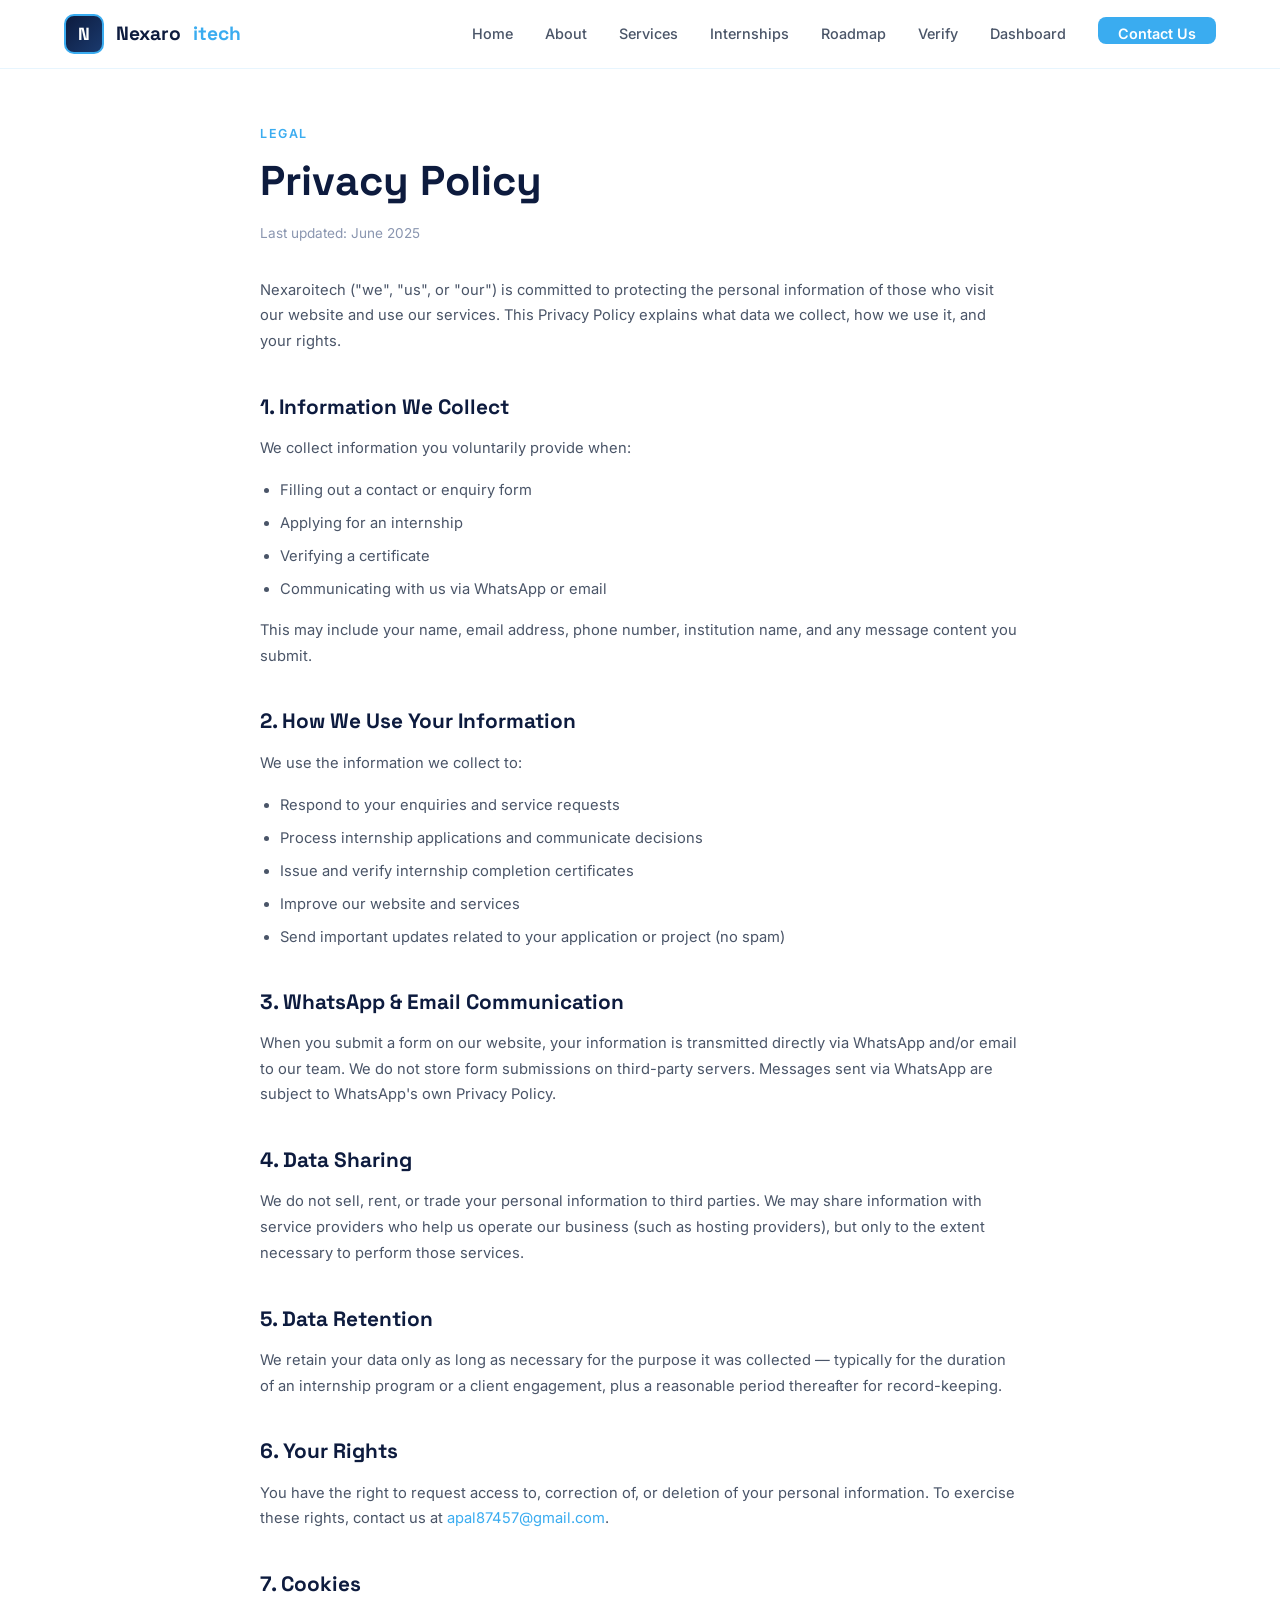
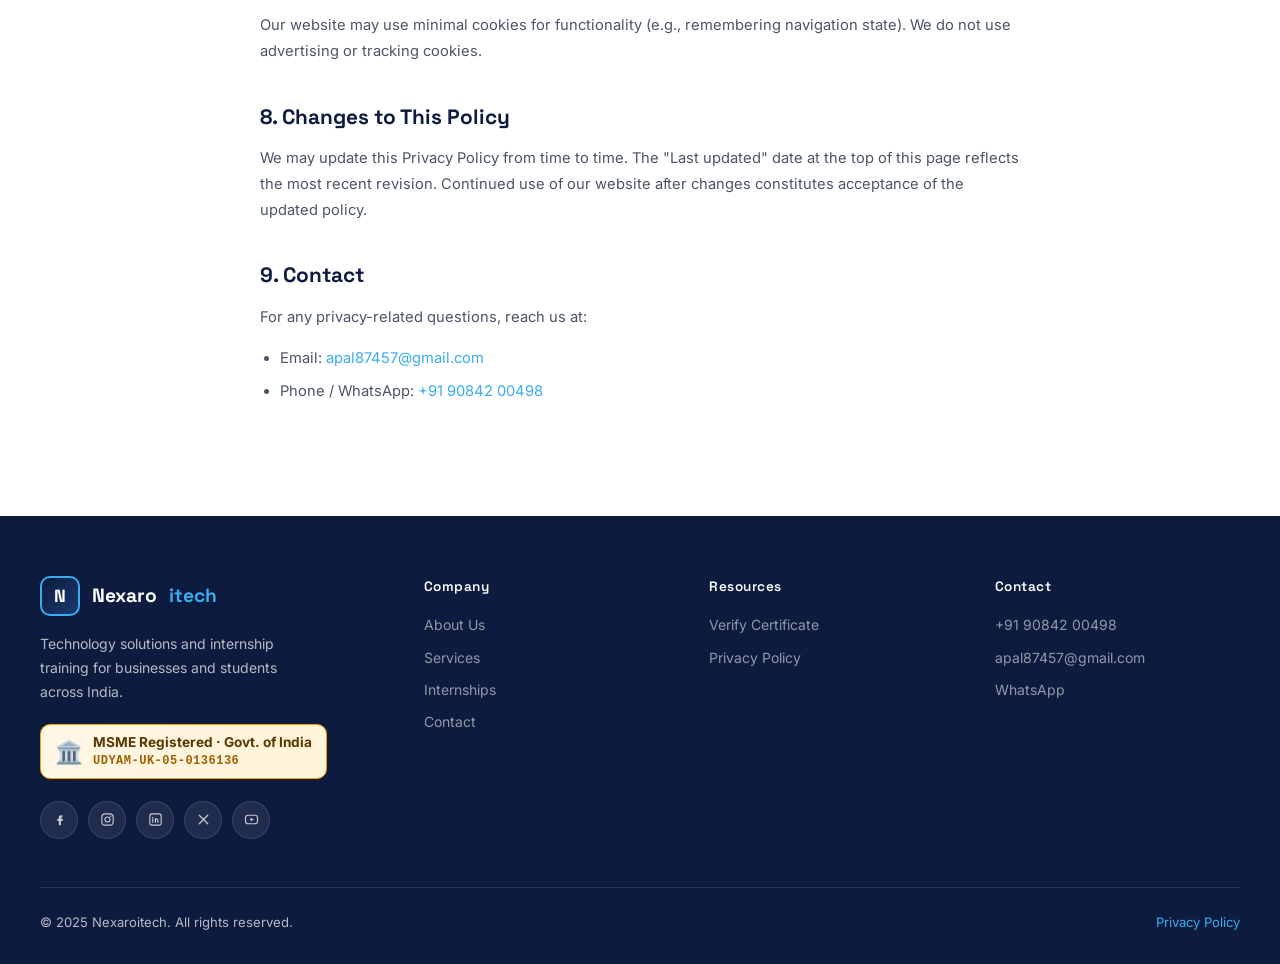
<file: privacy-policy.html>
<!DOCTYPE html>
<html lang="en">
<head>
  <meta charset="UTF-8">
  <meta name="viewport" content="width=device-width, initial-scale=1.0">
  <title>Privacy Policy – Nexaroitech</title>
  <link rel="stylesheet" href="css/style.css">
  <link rel="icon" type="image/png" href="images/logo.png">
</head>
<body>

  <nav class="navbar">
    <div class="nav-inner">
      <a href="index.html" class="nav-logo"><div class="logo-n">N</div>Nexaro<span>itech</span></a>
      <ul class="nav-links">
        <li><a href="index.html">Home</a></li>
        <li><a href="about.html">About</a></li>
        <li><a href="services.html">Services</a></li>
        <li><a href="internships.html">Internships</a></li>
        <li><a href="roadmap.html">Roadmap</a></li>
        <li><a href="verify.html">Verify</a></li>
        <li><a href="student-dashboard.html">Dashboard</a></li>
        <li><a href="contact.html" class="nav-cta">Contact Us</a></li>
      </ul>
      <button class="hamburger" aria-label="Toggle menu"><span></span><span></span><span></span></button>
    </div>
  </nav>

  <section class="policy-section">
    <div class="section-inner">
      <div class="policy-content">
        <span class="section-eyebrow">Legal</span>
        <h1 class="section-title">Privacy Policy</h1>
        <p style="color:var(--gray-400);font-size:0.85rem;margin-bottom:32px;">Last updated: June 2025</p>

        <p>Nexaroitech ("we", "us", or "our") is committed to protecting the personal information of those who visit our website and use our services. This Privacy Policy explains what data we collect, how we use it, and your rights.</p>

        <h2>1. Information We Collect</h2>
        <p>We collect information you voluntarily provide when:</p>
        <ul>
          <li>Filling out a contact or enquiry form</li>
          <li>Applying for an internship</li>
          <li>Verifying a certificate</li>
          <li>Communicating with us via WhatsApp or email</li>
        </ul>
        <p>This may include your name, email address, phone number, institution name, and any message content you submit.</p>

        <h2>2. How We Use Your Information</h2>
        <p>We use the information we collect to:</p>
        <ul>
          <li>Respond to your enquiries and service requests</li>
          <li>Process internship applications and communicate decisions</li>
          <li>Issue and verify internship completion certificates</li>
          <li>Improve our website and services</li>
          <li>Send important updates related to your application or project (no spam)</li>
        </ul>

        <h2>3. WhatsApp & Email Communication</h2>
        <p>When you submit a form on our website, your information is transmitted directly via WhatsApp and/or email to our team. We do not store form submissions on third-party servers. Messages sent via WhatsApp are subject to WhatsApp's own Privacy Policy.</p>

        <h2>4. Data Sharing</h2>
        <p>We do not sell, rent, or trade your personal information to third parties. We may share information with service providers who help us operate our business (such as hosting providers), but only to the extent necessary to perform those services.</p>

        <h2>5. Data Retention</h2>
        <p>We retain your data only as long as necessary for the purpose it was collected — typically for the duration of an internship program or a client engagement, plus a reasonable period thereafter for record-keeping.</p>

        <h2>6. Your Rights</h2>
        <p>You have the right to request access to, correction of, or deletion of your personal information. To exercise these rights, contact us at <a href="mailto:apal87457@gmail.com" style="color:var(--sky);">apal87457@gmail.com</a>.</p>

        <h2>7. Cookies</h2>
        <p>Our website may use minimal cookies for functionality (e.g., remembering navigation state). We do not use advertising or tracking cookies.</p>

        <h2>8. Changes to This Policy</h2>
        <p>We may update this Privacy Policy from time to time. The "Last updated" date at the top of this page reflects the most recent revision. Continued use of our website after changes constitutes acceptance of the updated policy.</p>

        <h2>9. Contact</h2>
        <p>For any privacy-related questions, reach us at:</p>
        <ul>
          <li>Email: <a href="mailto:apal87457@gmail.com" style="color:var(--sky);">apal87457@gmail.com</a></li>
          <li>Phone / WhatsApp: <a href="tel:+919084200498" style="color:var(--sky);">+91 90842 00498</a></li>
        </ul>
      </div>
    </div>
  </section>

  <footer class="footer">
    <div class="footer-inner">
      <div class="footer-top">
        <div class="footer-brand"><a href="index.html" class="nav-logo"><div class="logo-n">N</div>Nexaro<span style="color:var(--sky)">itech</span></a><p>Technology solutions and internship training for businesses and students across India.</p>
          <div class="footer-msme"><div class="msme-badge"><span class="msme-icon">🏛️</span><div class="msme-text"><strong>MSME Registered · Govt. of India</strong><span class="msme-id">UDYAM-UK-05-0136136</span></div></div></div>
          <div class="footer-social">
            <a href="https://www.facebook.com/nexaroitech" target="_blank" rel="noopener" aria-label="Facebook"><svg viewBox="0 0 24 24" fill="none" xmlns="http://www.w3.org/2000/svg"><path d="M14 9h2V6h-2c-1.66 0-3 1.34-3 3v2H9v3h2v6h3v-6h2.2l.8-3H14V9z" fill="currentColor"/></svg></a>
            <a href="https://www.instagram.com/nexaroitech" target="_blank" rel="noopener" aria-label="Instagram"><svg viewBox="0 0 24 24" fill="none" xmlns="http://www.w3.org/2000/svg"><rect x="4" y="4" width="16" height="16" rx="5" stroke="currentColor" stroke-width="1.6"/><circle cx="12" cy="12" r="3.6" stroke="currentColor" stroke-width="1.6"/><circle cx="16.6" cy="7.4" r="1" fill="currentColor"/></svg></a>
            <a href="https://www.linkedin.com/company/nexaroitech" target="_blank" rel="noopener" aria-label="LinkedIn"><svg viewBox="0 0 24 24" fill="none" xmlns="http://www.w3.org/2000/svg"><rect x="4" y="4" width="16" height="16" rx="3" stroke="currentColor" stroke-width="1.6"/><circle cx="8.2" cy="9" r="1" fill="currentColor"/><path d="M8.2 11v5" stroke="currentColor" stroke-width="1.6" stroke-linecap="round"/><path d="M12 11v5" stroke="currentColor" stroke-width="1.6" stroke-linecap="round"/><path d="M12 12.8c0-1.1.7-1.8 1.7-1.8s1.7.7 1.7 1.8V16" stroke="currentColor" stroke-width="1.6" stroke-linecap="round"/></svg></a>
            <a href="https://twitter.com/nexaroitech" target="_blank" rel="noopener" aria-label="Twitter / X"><svg viewBox="0 0 24 24" fill="none" xmlns="http://www.w3.org/2000/svg"><path d="M6 6l12 12M18 6L6 18" stroke="currentColor" stroke-width="1.8" stroke-linecap="round"/></svg></a>
            <a href="https://www.youtube.com/@nexaroitech" target="_blank" rel="noopener" aria-label="YouTube"><svg viewBox="0 0 24 24" fill="none" xmlns="http://www.w3.org/2000/svg"><rect x="3.5" y="6" width="17" height="12" rx="4" stroke="currentColor" stroke-width="1.6"/><path d="M10.5 9.5l5 2.5-5 2.5v-5z" fill="currentColor"/></svg></a>
          </div></div>
        <div class="footer-col"><h4>Company</h4><a href="about.html">About Us</a><a href="services.html">Services</a><a href="internships.html">Internships</a><a href="contact.html">Contact</a></div>
        <div class="footer-col"><h4>Resources</h4><a href="verify.html">Verify Certificate</a><a href="privacy-policy.html">Privacy Policy</a></div>
        <div class="footer-col"><h4>Contact</h4><a href="tel:+919084200498">+91 90842 00498</a><a href="mailto:apal87457@gmail.com">apal87457@gmail.com</a><a href="https://wa.me/919084200498" target="_blank">WhatsApp</a></div>
      </div>
      <div class="footer-bottom"><span>© 2025 Nexaroitech. All rights reserved.</span><a href="privacy-policy.html">Privacy Policy</a></div>
    </div>
  </footer>

  <script src="js/script.js"></script>
</body>
</html>
</file>
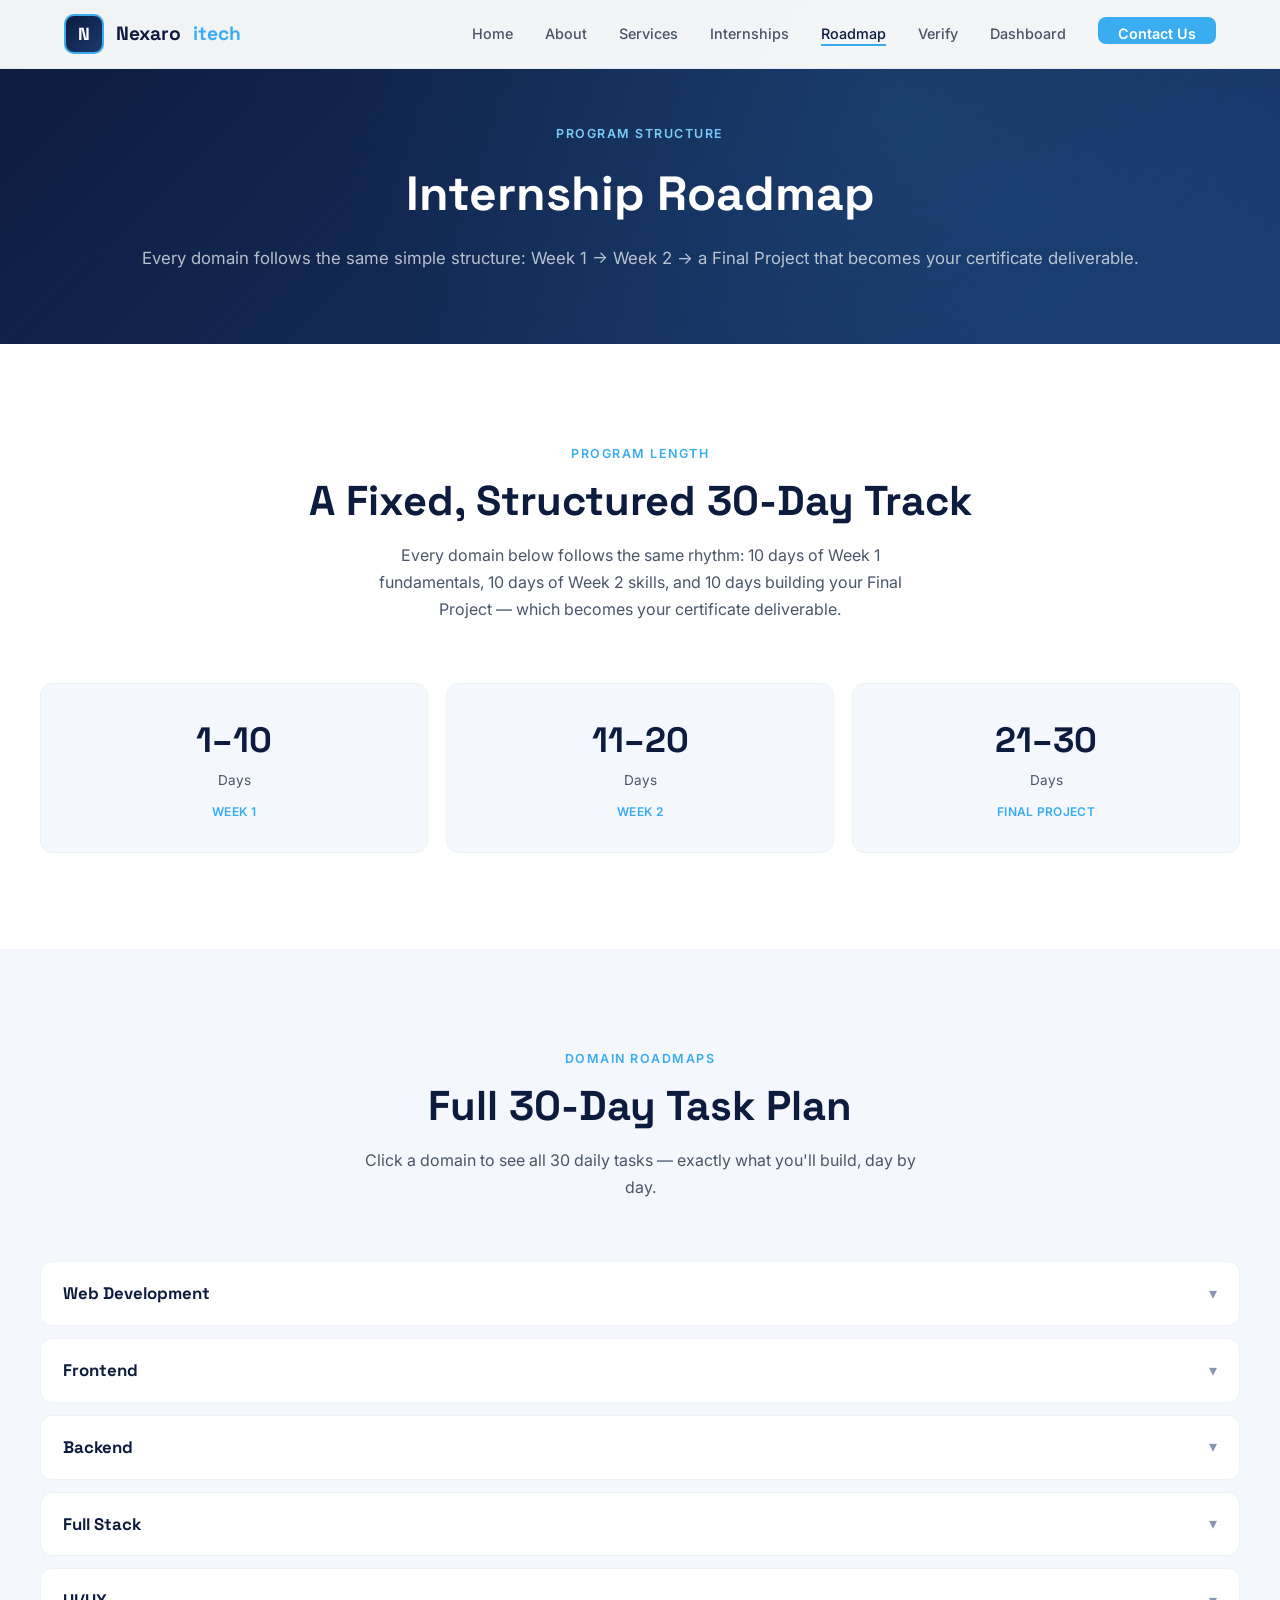
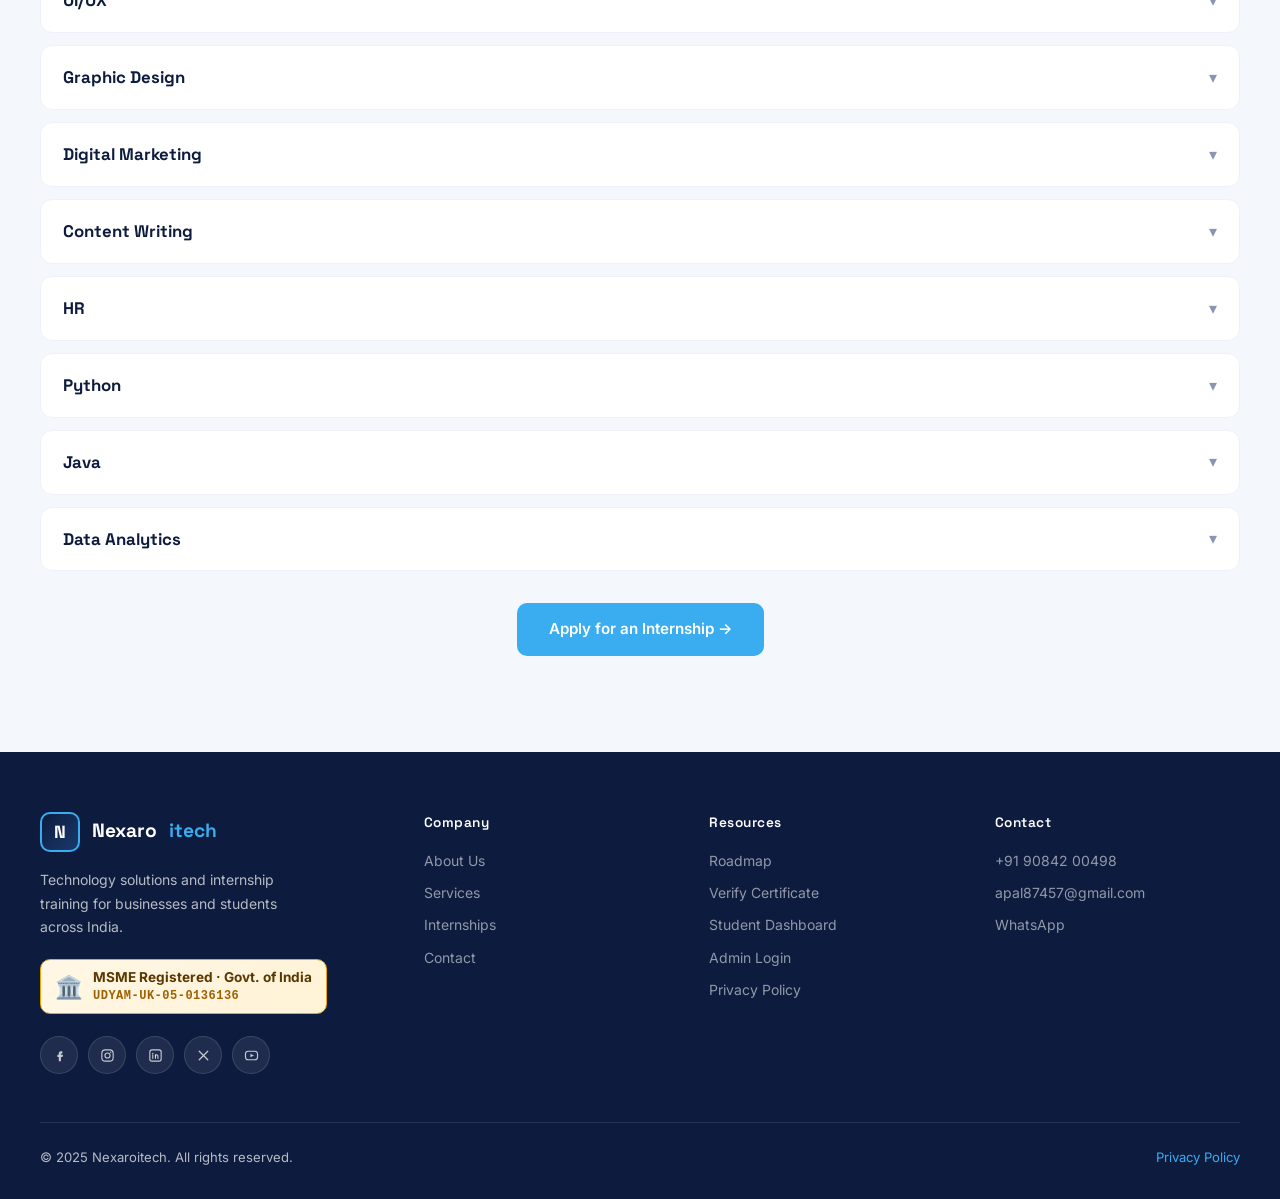
<file: roadmap.html>
<!DOCTYPE html>
<html lang="en">
<head>
  <meta charset="UTF-8">
  <meta name="viewport" content="width=device-width, initial-scale=1.0">
  <title>Internship Roadmap – Nexaroitech</title>
  <meta name="description" content="See the week-by-week task roadmap for every Nexaroitech internship domain, available in 15, 30, 45, and 60-day tracks.">
  <link rel="stylesheet" href="css/style.css">
  <link rel="icon" type="image/png" href="images/logo.png">
</head>
<body>

  <nav class="navbar">
    <div class="nav-inner">
      <a href="index.html" class="nav-logo"><div class="logo-n">N</div>Nexaro<span>itech</span></a>
      <ul class="nav-links">
        <li><a href="index.html">Home</a></li>
        <li><a href="about.html">About</a></li>
        <li><a href="services.html">Services</a></li>
        <li><a href="internships.html">Internships</a></li>
        <li><a href="roadmap.html" class="active">Roadmap</a></li>
        <li><a href="verify.html">Verify</a></li>
        <li><a href="student-dashboard.html">Dashboard</a></li>
        <li><a href="contact.html" class="nav-cta">Contact Us</a></li>
      </ul>
      <button class="hamburger" aria-label="Toggle menu"><span></span><span></span><span></span></button>
    </div>
  </nav>

  <div class="page-hero">
    <span class="section-eyebrow" style="color:var(--sky-light);">Program Structure</span>
    <h1>Internship Roadmap</h1>
    <p>Every domain follows the same simple structure: Week 1 → Week 2 → a Final Project that becomes your certificate deliverable.</p>
  </div>

  <!-- Program length -->
  <section class="roadmap-section">
    <div class="section-inner">
      <div class="section-header center">
        <span class="section-eyebrow">Program Length</span>
        <h2 class="section-title">A Fixed, Structured 30-Day Track</h2>
        <p class="section-sub">Every domain below follows the same rhythm: 10 days of Week 1 fundamentals, 10 days of Week 2 skills, and 10 days building your Final Project — which becomes your certificate deliverable.</p>
      </div>
      <div class="duration-grid">
        <div class="duration-card"><strong>1–10</strong><span>Days</span><small>Week 1</small></div>
        <div class="duration-card"><strong>11–20</strong><span>Days</span><small>Week 2</small></div>
        <div class="duration-card"><strong>21–30</strong><span>Days</span><small>Final Project</small></div>
      </div>
    </div>
  </section>

  <!-- Roadmap Accordion -->
  <section class="bg-off">
    <div class="section-inner">
      <div class="section-header center">
        <span class="section-eyebrow">Domain Roadmaps</span>
        <h2 class="section-title">Full 30-Day Task Plan</h2>
        <p class="section-sub">Click a domain to see all 30 daily tasks — exactly what you'll build, day by day.</p>
      </div>
      <div class="roadmap-accordion" id="roadmapAccordion"><!-- filled by JS --></div>
      <div style="text-align:center;margin-top:32px;">
        <a href="internships.html#apply" class="btn-primary">Apply for an Internship →</a>
      </div>
    </div>
  </section>

  <footer class="footer">
    <div class="footer-inner">
      <div class="footer-top">
        <div class="footer-brand"><a href="index.html" class="nav-logo"><div class="logo-n">N</div>Nexaro<span style="color:var(--sky)">itech</span></a><p>Technology solutions and internship training for businesses and students across India.</p>
          <div class="footer-msme"><div class="msme-badge"><span class="msme-icon">🏛️</span><div class="msme-text"><strong>MSME Registered · Govt. of India</strong><span class="msme-id">UDYAM-UK-05-0136136</span></div></div></div>
          <div class="footer-social">
            <a href="https://www.facebook.com/nexaroitech" target="_blank" rel="noopener" aria-label="Facebook"><svg viewBox="0 0 24 24" fill="none" xmlns="http://www.w3.org/2000/svg"><path d="M14 9h2V6h-2c-1.66 0-3 1.34-3 3v2H9v3h2v6h3v-6h2.2l.8-3H14V9z" fill="currentColor"/></svg></a>
            <a href="https://www.instagram.com/nexaroitech" target="_blank" rel="noopener" aria-label="Instagram"><svg viewBox="0 0 24 24" fill="none" xmlns="http://www.w3.org/2000/svg"><rect x="4" y="4" width="16" height="16" rx="5" stroke="currentColor" stroke-width="1.6"/><circle cx="12" cy="12" r="3.6" stroke="currentColor" stroke-width="1.6"/><circle cx="16.6" cy="7.4" r="1" fill="currentColor"/></svg></a>
            <a href="https://www.linkedin.com/company/nexaroitech" target="_blank" rel="noopener" aria-label="LinkedIn"><svg viewBox="0 0 24 24" fill="none" xmlns="http://www.w3.org/2000/svg"><rect x="4" y="4" width="16" height="16" rx="3" stroke="currentColor" stroke-width="1.6"/><circle cx="8.2" cy="9" r="1" fill="currentColor"/><path d="M8.2 11v5" stroke="currentColor" stroke-width="1.6" stroke-linecap="round"/><path d="M12 11v5" stroke="currentColor" stroke-width="1.6" stroke-linecap="round"/><path d="M12 12.8c0-1.1.7-1.8 1.7-1.8s1.7.7 1.7 1.8V16" stroke="currentColor" stroke-width="1.6" stroke-linecap="round"/></svg></a>
            <a href="https://twitter.com/nexaroitech" target="_blank" rel="noopener" aria-label="Twitter / X"><svg viewBox="0 0 24 24" fill="none" xmlns="http://www.w3.org/2000/svg"><path d="M6 6l12 12M18 6L6 18" stroke="currentColor" stroke-width="1.8" stroke-linecap="round"/></svg></a>
            <a href="https://www.youtube.com/@nexaroitech" target="_blank" rel="noopener" aria-label="YouTube"><svg viewBox="0 0 24 24" fill="none" xmlns="http://www.w3.org/2000/svg"><rect x="3.5" y="6" width="17" height="12" rx="4" stroke="currentColor" stroke-width="1.6"/><path d="M10.5 9.5l5 2.5-5 2.5v-5z" fill="currentColor"/></svg></a>
          </div></div>
        <div class="footer-col"><h4>Company</h4><a href="about.html">About Us</a><a href="services.html">Services</a><a href="internships.html">Internships</a><a href="contact.html">Contact</a></div>
        <div class="footer-col"><h4>Resources</h4><a href="roadmap.html">Roadmap</a><a href="verify.html">Verify Certificate</a><a href="student-dashboard.html">Student Dashboard</a><a href="admin.html">Admin Login</a><a href="privacy-policy.html">Privacy Policy</a></div>
        <div class="footer-col"><h4>Contact</h4><a href="tel:+919084200498">+91 90842 00498</a><a href="mailto:apal87457@gmail.com">apal87457@gmail.com</a><a href="https://wa.me/919084200498" target="_blank">WhatsApp</a></div>
      </div>
      <div class="footer-bottom"><span>© 2025 Nexaroitech. All rights reserved.</span><a href="privacy-policy.html">Privacy Policy</a></div>
    </div>
  </footer>

  <script src="js/nexaro-data.js"></script>
  <script src="js/script.js"></script>
  <script>
    const accordion = document.getElementById('roadmapAccordion');
    Object.entries(NEXARO_DOMAINS).forEach(([domain, titles]) => {
      const card = document.createElement('div');
      card.className = 'roadmap-domain-card';
      const dayItems = titles.map((title, i) => {
        const day = i + 1;
        const phase = day <= 10 ? 'Week 1' : day <= 20 ? 'Week 2' : 'Final Project';
        return `<div class="roadmap-day-item"><strong>Day ${day} · ${phase}</strong>${title}</div>`;
      }).join('');
      card.innerHTML = `
        <div class="roadmap-domain-header">
          <h3>${domain}</h3>
          <span class="rm-arrow">▾</span>
        </div>
        <div class="roadmap-domain-body">${dayItems}</div>
      `;
      accordion.appendChild(card);

      const header = card.querySelector('.roadmap-domain-header');
      const body = card.querySelector('.roadmap-domain-body');
      header.addEventListener('click', () => {
        header.classList.toggle('open');
        body.classList.toggle('open');
      });
    });
  </script>
</body>
</html>
</file>
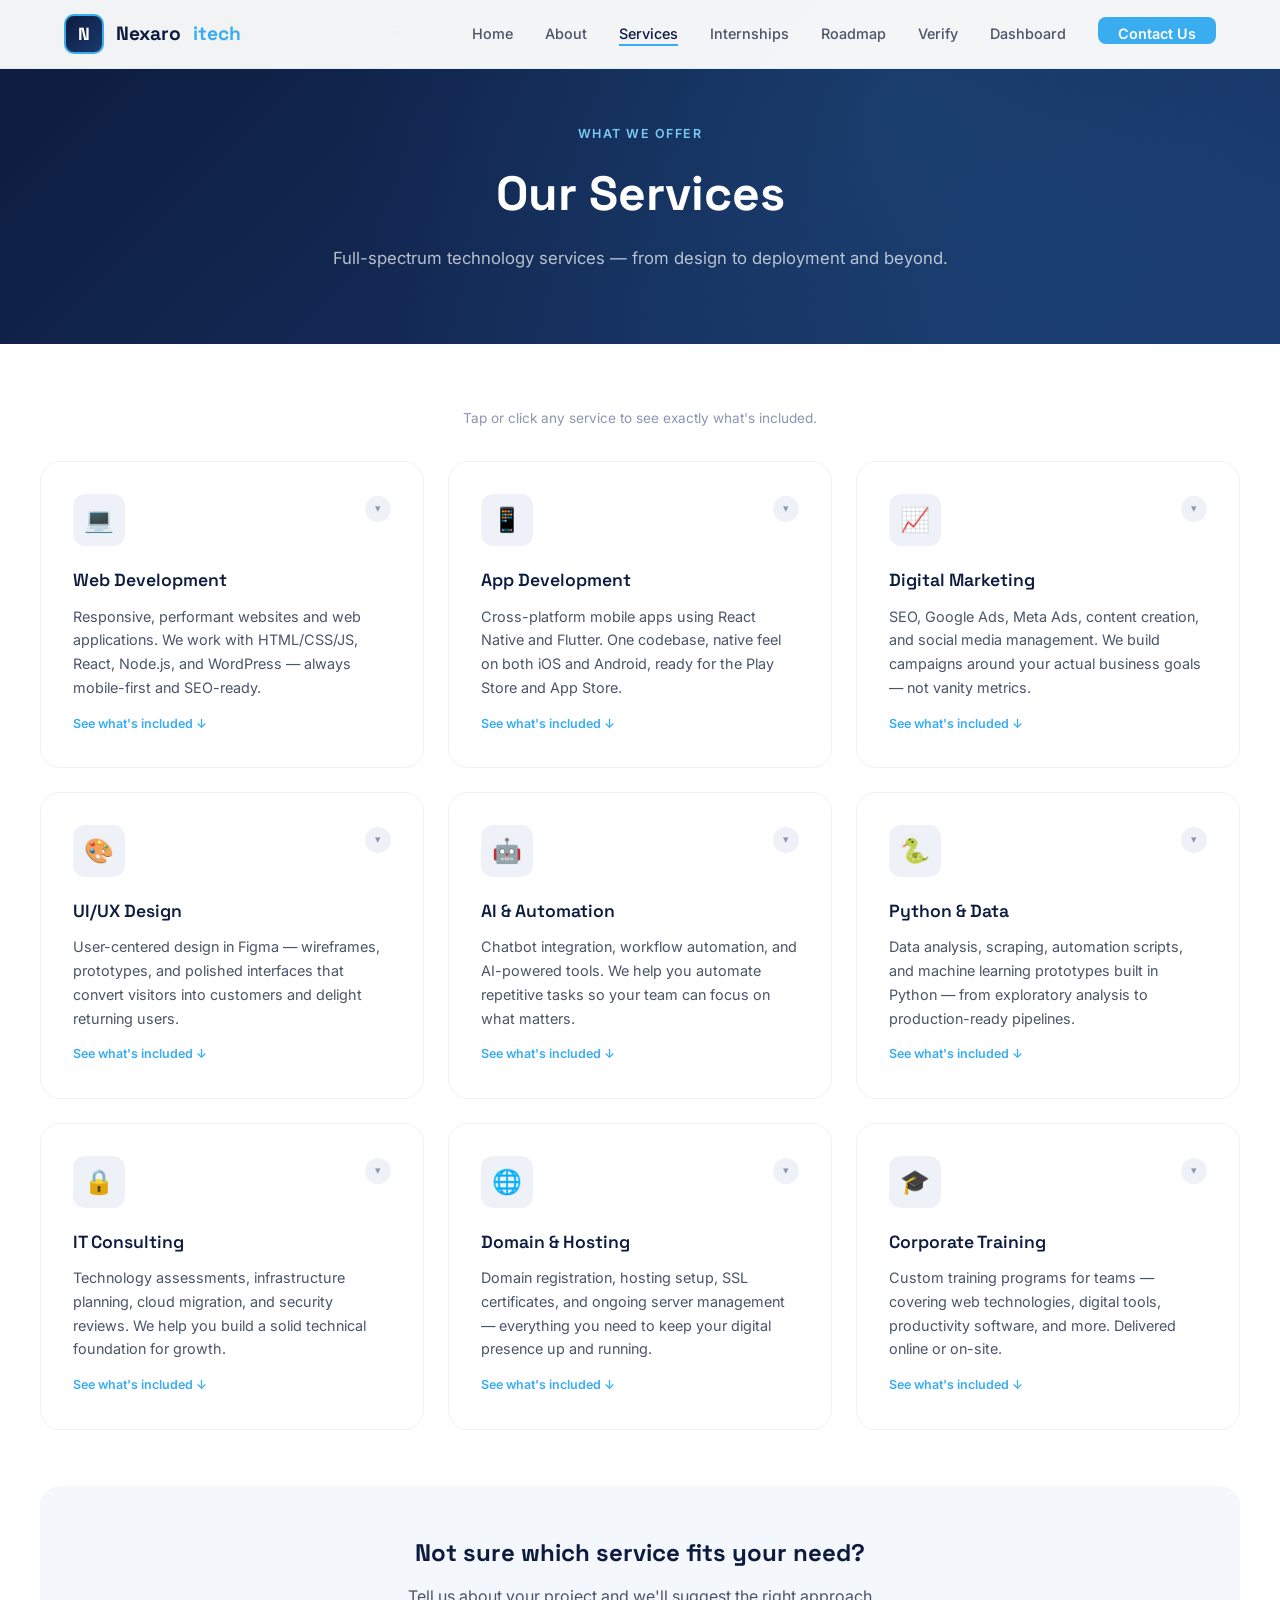
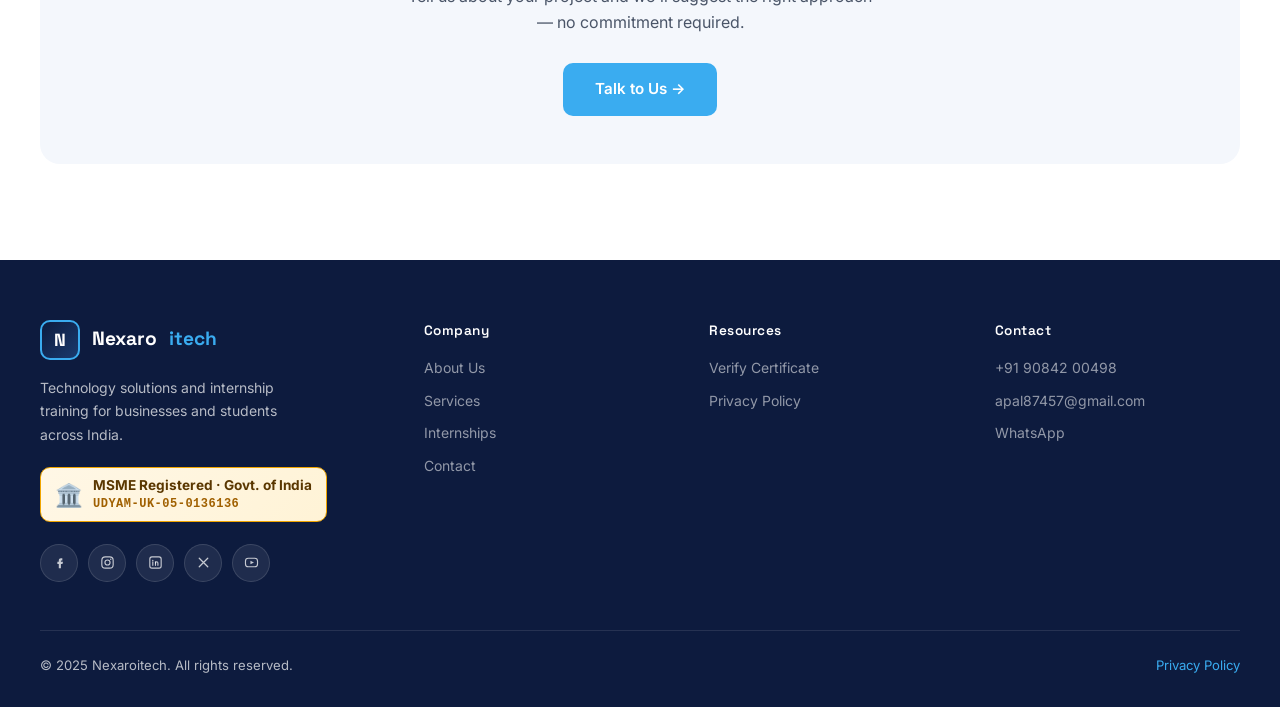
<file: services.html>
<!DOCTYPE html>
<html lang="en">
<head>
  <meta charset="UTF-8">
  <meta name="viewport" content="width=device-width, initial-scale=1.0">
  <title>Services – Nexaroitech</title>
  <meta name="description" content="Explore Nexaroitech's full range of technology services including web development, app development, digital marketing, and more.">
  <link rel="stylesheet" href="css/style.css">
  <link rel="icon" type="image/png" href="images/logo.png">
</head>
<body>

  <nav class="navbar">
    <div class="nav-inner">
      <a href="index.html" class="nav-logo">
        <div class="logo-n">N</div>
        Nexaro<span>itech</span>
      </a>
      <ul class="nav-links">
        <li><a href="index.html">Home</a></li>
        <li><a href="about.html">About</a></li>
        <li><a href="services.html" class="active">Services</a></li>
        <li><a href="internships.html">Internships</a></li>
        <li><a href="roadmap.html">Roadmap</a></li>
        <li><a href="verify.html">Verify</a></li>
        <li><a href="student-dashboard.html">Dashboard</a></li>
        <li><a href="contact.html" class="nav-cta">Contact Us</a></li>
      </ul>
      <button class="hamburger" aria-label="Toggle menu"><span></span><span></span><span></span></button>
    </div>
  </nav>

  <div class="page-hero">
    <span class="section-eyebrow" style="color:var(--sky-light);">What We Offer</span>
    <h1>Our Services</h1>
    <p>Full-spectrum technology services — from design to deployment and beyond.</p>
  </div>

  <section>
    <div class="section-inner">
      <p style="text-align:center;color:var(--gray-400);font-size:0.85rem;margin:-32px 0 32px;">Tap or click any service to see exactly what's included.</p>
      <div class="services-grid">
        <div class="service-card">
          <div class="service-card-head">
            <div class="service-icon">💻</div>
            <span class="service-toggle">▾</span>
          </div>
          <h3>Web Development</h3>
          <p>Responsive, performant websites and web applications. We work with HTML/CSS/JS, React, Node.js, and WordPress — always mobile-first and SEO-ready.</p>
          <span class="service-hint">See what's included ↓</span>
          <div class="service-details">
            <ul>
              <li>Custom business websites & landing pages</li>
              <li>Full-stack web apps (React, Node.js)</li>
              <li>WordPress builds & CMS integration</li>
              <li>E-commerce storefronts</li>
              <li>Ongoing maintenance & support</li>
            </ul>
          </div>
        </div>
        <div class="service-card">
          <div class="service-card-head">
            <div class="service-icon">📱</div>
            <span class="service-toggle">▾</span>
          </div>
          <h3>App Development</h3>
          <p>Cross-platform mobile apps using React Native and Flutter. One codebase, native feel on both iOS and Android, ready for the Play Store and App Store.</p>
          <span class="service-hint">See what's included ↓</span>
          <div class="service-details">
            <ul>
              <li>Cross-platform apps (React Native / Flutter)</li>
              <li>UI built to iOS & Android guidelines</li>
              <li>API integration & backend hookup</li>
              <li>Play Store / App Store deployment support</li>
              <li>Post-launch updates & bug fixes</li>
            </ul>
          </div>
        </div>
        <div class="service-card">
          <div class="service-card-head">
            <div class="service-icon">📈</div>
            <span class="service-toggle">▾</span>
          </div>
          <h3>Digital Marketing</h3>
          <p>SEO, Google Ads, Meta Ads, content creation, and social media management. We build campaigns around your actual business goals — not vanity metrics.</p>
          <span class="service-hint">See what's included ↓</span>
          <div class="service-details">
            <ul>
              <li>On-page & technical SEO</li>
              <li>Google Ads & Meta Ads campaign management</li>
              <li>Content strategy & creation</li>
              <li>Social media management</li>
              <li>Monthly performance reporting</li>
            </ul>
          </div>
        </div>
        <div class="service-card">
          <div class="service-card-head">
            <div class="service-icon">🎨</div>
            <span class="service-toggle">▾</span>
          </div>
          <h3>UI/UX Design</h3>
          <p>User-centered design in Figma — wireframes, prototypes, and polished interfaces that convert visitors into customers and delight returning users.</p>
          <span class="service-hint">See what's included ↓</span>
          <div class="service-details">
            <ul>
              <li>User research & personas</li>
              <li>Wireframes & low-fidelity prototypes</li>
              <li>High-fidelity Figma designs</li>
              <li>Usability testing</li>
              <li>Design systems & style guides</li>
            </ul>
          </div>
        </div>
        <div class="service-card">
          <div class="service-card-head">
            <div class="service-icon">🤖</div>
            <span class="service-toggle">▾</span>
          </div>
          <h3>AI & Automation</h3>
          <p>Chatbot integration, workflow automation, and AI-powered tools. We help you automate repetitive tasks so your team can focus on what matters.</p>
          <span class="service-hint">See what's included ↓</span>
          <div class="service-details">
            <ul>
              <li>Custom chatbot integration</li>
              <li>Workflow automation (Zapier, scripts, APIs)</li>
              <li>AI-powered internal tools & dashboards</li>
              <li>Data pipeline automation</li>
              <li>Ongoing tuning & support</li>
            </ul>
          </div>
        </div>
        <div class="service-card">
          <div class="service-card-head">
            <div class="service-icon">🐍</div>
            <span class="service-toggle">▾</span>
          </div>
          <h3>Python & Data</h3>
          <p>Data analysis, scraping, automation scripts, and machine learning prototypes built in Python — from exploratory analysis to production-ready pipelines.</p>
          <span class="service-hint">See what's included ↓</span>
          <div class="service-details">
            <ul>
              <li>Data cleaning & exploratory analysis</li>
              <li>Web scraping & automation scripts</li>
              <li>Machine learning model prototyping</li>
              <li>Reporting dashboards</li>
              <li>Production-ready data pipelines</li>
            </ul>
          </div>
        </div>
        <div class="service-card">
          <div class="service-card-head">
            <div class="service-icon">🔒</div>
            <span class="service-toggle">▾</span>
          </div>
          <h3>IT Consulting</h3>
          <p>Technology assessments, infrastructure planning, cloud migration, and security reviews. We help you build a solid technical foundation for growth.</p>
          <span class="service-hint">See what's included ↓</span>
          <div class="service-details">
            <ul>
              <li>Technology & infrastructure audits</li>
              <li>Cloud migration planning</li>
              <li>Security reviews</li>
              <li>Vendor & tool recommendations</li>
              <li>Technical roadmap & budget planning</li>
            </ul>
          </div>
        </div>
        <div class="service-card">
          <div class="service-card-head">
            <div class="service-icon">🌐</div>
            <span class="service-toggle">▾</span>
          </div>
          <h3>Domain & Hosting</h3>
          <p>Domain registration, hosting setup, SSL certificates, and ongoing server management — everything you need to keep your digital presence up and running.</p>
          <span class="service-hint">See what's included ↓</span>
          <div class="service-details">
            <ul>
              <li>Domain registration & DNS setup</li>
              <li>Hosting setup & configuration</li>
              <li>SSL certificate installation</li>
              <li>Server monitoring & management</li>
              <li>Backups & uptime support</li>
            </ul>
          </div>
        </div>
        <div class="service-card">
          <div class="service-card-head">
            <div class="service-icon">🎓</div>
            <span class="service-toggle">▾</span>
          </div>
          <h3>Corporate Training</h3>
          <p>Custom training programs for teams — covering web technologies, digital tools, productivity software, and more. Delivered online or on-site.</p>
          <span class="service-hint">See what's included ↓</span>
          <div class="service-details">
            <ul>
              <li>Custom curriculum design</li>
              <li>Web tech & productivity tool training</li>
              <li>Online or on-site delivery</li>
              <li>Hands-on workshops</li>
              <li>Completion certificates for teams</li>
            </ul>
          </div>
        </div>
      </div>
      <div style="text-align:center;margin-top:56px;padding:48px;background:var(--off-white);border-radius:var(--radius-lg);">
        <h3 style="font-family:var(--font-display);font-size:1.5rem;margin-bottom:12px;">Not sure which service fits your need?</h3>
        <p style="color:var(--gray-600);margin-bottom:28px;max-width:480px;margin-left:auto;margin-right:auto;">Tell us about your project and we'll suggest the right approach — no commitment required.</p>
        <a href="contact.html" class="btn-primary">Talk to Us →</a>
      </div>
    </div>
  </section>

  <footer class="footer">
    <div class="footer-inner">
      <div class="footer-top">
        <div class="footer-brand">
          <a href="index.html" class="nav-logo"><div class="logo-n">N</div>Nexaro<span style="color:var(--sky)">itech</span></a>
          <p>Technology solutions and internship training for businesses and students across India.</p>
          <div class="footer-msme"><div class="msme-badge"><span class="msme-icon">🏛️</span><div class="msme-text"><strong>MSME Registered · Govt. of India</strong><span class="msme-id">UDYAM-UK-05-0136136</span></div></div></div>
          <div class="footer-social">
            <a href="https://www.facebook.com/nexaroitech" target="_blank" rel="noopener" aria-label="Facebook"><svg viewBox="0 0 24 24" fill="none" xmlns="http://www.w3.org/2000/svg"><path d="M14 9h2V6h-2c-1.66 0-3 1.34-3 3v2H9v3h2v6h3v-6h2.2l.8-3H14V9z" fill="currentColor"/></svg></a>
            <a href="https://www.instagram.com/nexaroitech" target="_blank" rel="noopener" aria-label="Instagram"><svg viewBox="0 0 24 24" fill="none" xmlns="http://www.w3.org/2000/svg"><rect x="4" y="4" width="16" height="16" rx="5" stroke="currentColor" stroke-width="1.6"/><circle cx="12" cy="12" r="3.6" stroke="currentColor" stroke-width="1.6"/><circle cx="16.6" cy="7.4" r="1" fill="currentColor"/></svg></a>
            <a href="https://www.linkedin.com/company/nexaroitech" target="_blank" rel="noopener" aria-label="LinkedIn"><svg viewBox="0 0 24 24" fill="none" xmlns="http://www.w3.org/2000/svg"><rect x="4" y="4" width="16" height="16" rx="3" stroke="currentColor" stroke-width="1.6"/><circle cx="8.2" cy="9" r="1" fill="currentColor"/><path d="M8.2 11v5" stroke="currentColor" stroke-width="1.6" stroke-linecap="round"/><path d="M12 11v5" stroke="currentColor" stroke-width="1.6" stroke-linecap="round"/><path d="M12 12.8c0-1.1.7-1.8 1.7-1.8s1.7.7 1.7 1.8V16" stroke="currentColor" stroke-width="1.6" stroke-linecap="round"/></svg></a>
            <a href="https://twitter.com/nexaroitech" target="_blank" rel="noopener" aria-label="Twitter / X"><svg viewBox="0 0 24 24" fill="none" xmlns="http://www.w3.org/2000/svg"><path d="M6 6l12 12M18 6L6 18" stroke="currentColor" stroke-width="1.8" stroke-linecap="round"/></svg></a>
            <a href="https://www.youtube.com/@nexaroitech" target="_blank" rel="noopener" aria-label="YouTube"><svg viewBox="0 0 24 24" fill="none" xmlns="http://www.w3.org/2000/svg"><rect x="3.5" y="6" width="17" height="12" rx="4" stroke="currentColor" stroke-width="1.6"/><path d="M10.5 9.5l5 2.5-5 2.5v-5z" fill="currentColor"/></svg></a>
          </div>
        </div>
        <div class="footer-col"><h4>Company</h4><a href="about.html">About Us</a><a href="services.html">Services</a><a href="internships.html">Internships</a><a href="contact.html">Contact</a></div>
        <div class="footer-col"><h4>Resources</h4><a href="verify.html">Verify Certificate</a><a href="privacy-policy.html">Privacy Policy</a></div>
        <div class="footer-col"><h4>Contact</h4><a href="tel:+919084200498">+91 90842 00498</a><a href="mailto:apal87457@gmail.com">apal87457@gmail.com</a><a href="https://wa.me/919084200498" target="_blank">WhatsApp</a></div>
      </div>
      <div class="footer-bottom"><span>© 2025 Nexaroitech. All rights reserved.</span><a href="privacy-policy.html">Privacy Policy</a></div>
    </div>
  </footer>

  <script src="js/script.js"></script>
</body>
</html>
</file>
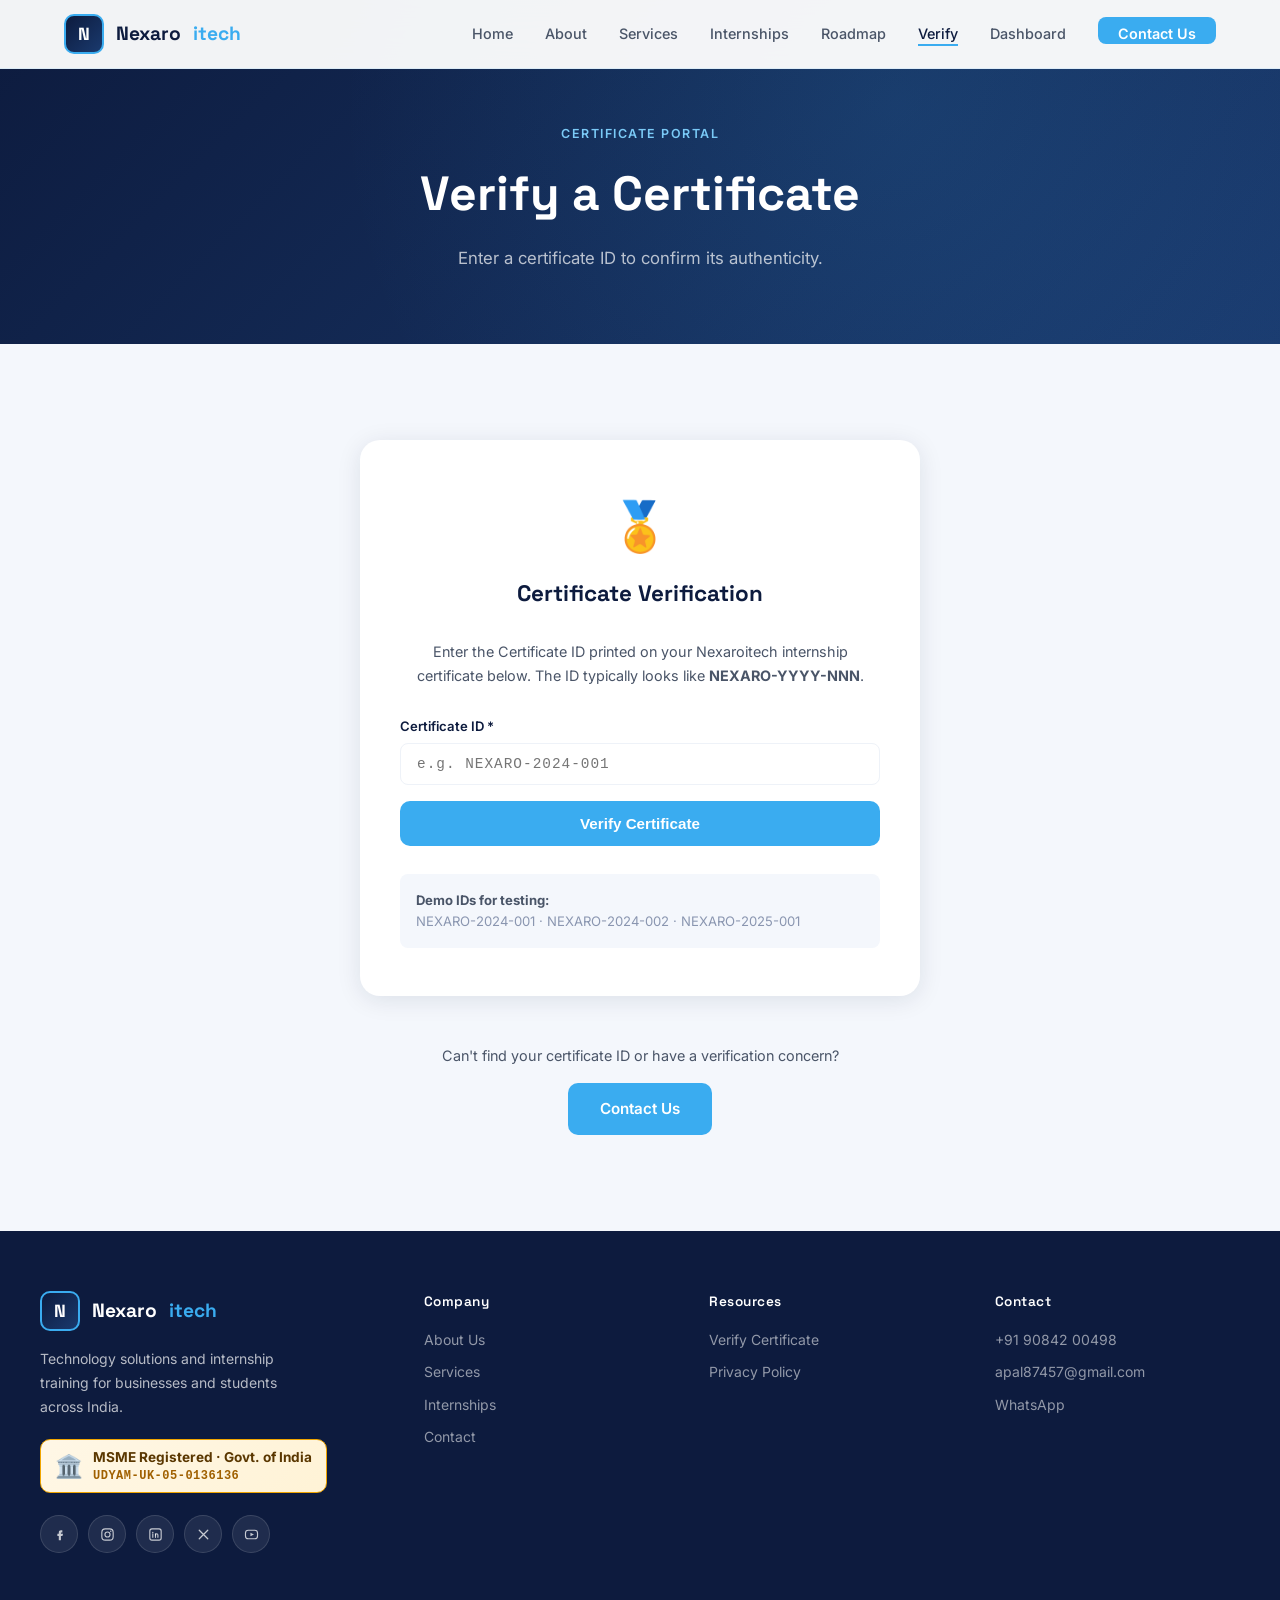
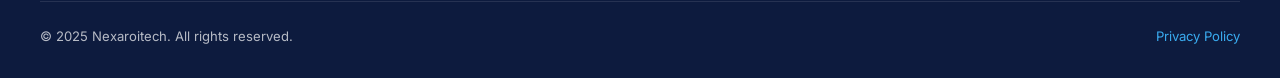
<file: verify.html>
<!DOCTYPE html>
<html lang="en">
<head>
  <meta charset="UTF-8">
  <meta name="viewport" content="width=device-width, initial-scale=1.0">
  <title>Verify Certificate – Nexaroitech</title>
  <meta name="description" content="Verify an internship completion certificate issued by Nexaroitech.">
  <link rel="stylesheet" href="css/style.css">
  <link rel="icon" type="image/png" href="images/logo.png">
</head>
<body>

  <nav class="navbar">
    <div class="nav-inner">
      <a href="index.html" class="nav-logo"><div class="logo-n">N</div>Nexaro<span>itech</span></a>
      <ul class="nav-links">
        <li><a href="index.html">Home</a></li>
        <li><a href="about.html">About</a></li>
        <li><a href="services.html">Services</a></li>
        <li><a href="internships.html">Internships</a></li>
        <li><a href="roadmap.html">Roadmap</a></li>
        <li><a href="verify.html" class="active">Verify</a></li>
        <li><a href="student-dashboard.html">Dashboard</a></li>
        <li><a href="contact.html" class="nav-cta">Contact Us</a></li>
      </ul>
      <button class="hamburger" aria-label="Toggle menu"><span></span><span></span><span></span></button>
    </div>
  </nav>

  <div class="page-hero">
    <span class="section-eyebrow" style="color:var(--sky-light);">Certificate Portal</span>
    <h1>Verify a Certificate</h1>
    <p>Enter a certificate ID to confirm its authenticity.</p>
  </div>

  <section class="verify-section">
    <div class="section-inner">
      <div class="verify-box">
        <div style="text-align:center;margin-bottom:28px;">
          <div style="font-size:3rem;margin-bottom:12px;">🏅</div>
          <h2 style="font-family:var(--font-display);font-size:1.4rem;font-weight:700;margin-bottom:8px;">Certificate Verification</h2>
        </div>
        <p>Enter the Certificate ID printed on your Nexaroitech internship certificate below. The ID typically looks like <strong>NEXARO-YYYY-NNN</strong>.</p>
        <form id="verifyForm">
          <div class="form-group">
            <label for="certId">Certificate ID *</label>
            <input type="text" id="certId" name="certId" placeholder="e.g. NEXARO-2024-001" required style="font-family:monospace;letter-spacing:1px;">
          </div>
          <button type="submit" class="btn-primary" style="width:100%;justify-content:center;">Verify Certificate</button>
        </form>
        <div id="verifyResult" class="verify-result"></div>
        <div style="margin-top:28px;padding:16px;background:var(--off-white);border-radius:8px;font-size:0.82rem;color:var(--gray-400);line-height:1.6;">
          <strong style="color:var(--gray-600);">Demo IDs for testing:</strong><br>
          NEXARO-2024-001 · NEXARO-2024-002 · NEXARO-2025-001
        </div>
      </div>

      <div style="text-align:center;margin-top:48px;">
        <p style="color:var(--gray-600);font-size:0.9rem;margin-bottom:16px;">
          Can't find your certificate ID or have a verification concern?
        </p>
        <a href="contact.html" class="btn-primary">Contact Us</a>
      </div>
    </div>
  </section>

  <footer class="footer">
    <div class="footer-inner">
      <div class="footer-top">
        <div class="footer-brand"><a href="index.html" class="nav-logo"><div class="logo-n">N</div>Nexaro<span style="color:var(--sky)">itech</span></a><p>Technology solutions and internship training for businesses and students across India.</p>
          <div class="footer-msme"><div class="msme-badge"><span class="msme-icon">🏛️</span><div class="msme-text"><strong>MSME Registered · Govt. of India</strong><span class="msme-id">UDYAM-UK-05-0136136</span></div></div></div>
          <div class="footer-social">
            <a href="https://www.facebook.com/nexaroitech" target="_blank" rel="noopener" aria-label="Facebook"><svg viewBox="0 0 24 24" fill="none" xmlns="http://www.w3.org/2000/svg"><path d="M14 9h2V6h-2c-1.66 0-3 1.34-3 3v2H9v3h2v6h3v-6h2.2l.8-3H14V9z" fill="currentColor"/></svg></a>
            <a href="https://www.instagram.com/nexaroitech" target="_blank" rel="noopener" aria-label="Instagram"><svg viewBox="0 0 24 24" fill="none" xmlns="http://www.w3.org/2000/svg"><rect x="4" y="4" width="16" height="16" rx="5" stroke="currentColor" stroke-width="1.6"/><circle cx="12" cy="12" r="3.6" stroke="currentColor" stroke-width="1.6"/><circle cx="16.6" cy="7.4" r="1" fill="currentColor"/></svg></a>
            <a href="https://www.linkedin.com/company/nexaroitech" target="_blank" rel="noopener" aria-label="LinkedIn"><svg viewBox="0 0 24 24" fill="none" xmlns="http://www.w3.org/2000/svg"><rect x="4" y="4" width="16" height="16" rx="3" stroke="currentColor" stroke-width="1.6"/><circle cx="8.2" cy="9" r="1" fill="currentColor"/><path d="M8.2 11v5" stroke="currentColor" stroke-width="1.6" stroke-linecap="round"/><path d="M12 11v5" stroke="currentColor" stroke-width="1.6" stroke-linecap="round"/><path d="M12 12.8c0-1.1.7-1.8 1.7-1.8s1.7.7 1.7 1.8V16" stroke="currentColor" stroke-width="1.6" stroke-linecap="round"/></svg></a>
            <a href="https://twitter.com/nexaroitech" target="_blank" rel="noopener" aria-label="Twitter / X"><svg viewBox="0 0 24 24" fill="none" xmlns="http://www.w3.org/2000/svg"><path d="M6 6l12 12M18 6L6 18" stroke="currentColor" stroke-width="1.8" stroke-linecap="round"/></svg></a>
            <a href="https://www.youtube.com/@nexaroitech" target="_blank" rel="noopener" aria-label="YouTube"><svg viewBox="0 0 24 24" fill="none" xmlns="http://www.w3.org/2000/svg"><rect x="3.5" y="6" width="17" height="12" rx="4" stroke="currentColor" stroke-width="1.6"/><path d="M10.5 9.5l5 2.5-5 2.5v-5z" fill="currentColor"/></svg></a>
          </div></div>
        <div class="footer-col"><h4>Company</h4><a href="about.html">About Us</a><a href="services.html">Services</a><a href="internships.html">Internships</a><a href="contact.html">Contact</a></div>
        <div class="footer-col"><h4>Resources</h4><a href="verify.html">Verify Certificate</a><a href="privacy-policy.html">Privacy Policy</a></div>
        <div class="footer-col"><h4>Contact</h4><a href="tel:+919084200498">+91 90842 00498</a><a href="mailto:apal87457@gmail.com">apal87457@gmail.com</a><a href="https://wa.me/919084200498" target="_blank">WhatsApp</a></div>
      </div>
      <div class="footer-bottom"><span>© 2025 Nexaroitech. All rights reserved.</span><a href="privacy-policy.html">Privacy Policy</a></div>
    </div>
  </footer>

  <script src="js/nexaro-data.js"></script>
  <script src="js/script.js"></script>
</body>
</html>
</file>
<file: css/style.css>
/* ─── Nexaroitech – Design System ─── */
@import url('https://fonts.googleapis.com/css2?family=Inter:wght@300;400;500;600;700&family=Space+Grotesk:wght@400;500;600;700&display=swap');

:root {
  --navy: #0D1B3E;
  --sky: #3AACF0;
  --sky-light: #7FCCF7;
  --white: #FFFFFF;
  --off-white: #F4F7FC;
  --gray-100: #EEF2F8;
  --gray-400: #8A96B0;
  --gray-600: #4A5568;
  --accent: #1E90D4;
  --gradient: linear-gradient(135deg, #0D1B3E 0%, #1A3A6E 100%);
  --font-display: 'Space Grotesk', sans-serif;
  --font-body: 'Inter', sans-serif;
  --radius: 12px;
  --radius-lg: 20px;
  --shadow: 0 4px 24px rgba(13,27,62,0.10);
  --shadow-lg: 0 12px 48px rgba(13,27,62,0.16);
  --transition: all 0.3s cubic-bezier(0.4,0,0.2,1);
}

*, *::before, *::after { box-sizing: border-box; margin: 0; padding: 0; }

html { scroll-behavior: smooth; font-size: 16px; }

body {
  font-family: var(--font-body);
  background: var(--white);
  color: var(--navy);
  line-height: 1.6;
  -webkit-font-smoothing: antialiased;
}

a { color: inherit; text-decoration: none; }
img { max-width: 100%; display: block; }
ul { list-style: none; }

/* ─── Navbar ─── */
.navbar {
  position: fixed; top: 0; left: 0; right: 0; z-index: 999;
  background: rgba(255,255,255,0.95);
  backdrop-filter: blur(16px);
  border-bottom: 1px solid rgba(58,172,240,0.12);
  transition: var(--transition);
}
.navbar.scrolled { box-shadow: 0 2px 24px rgba(13,27,62,0.10); }
/* Solid, fully opaque navbar while the mobile menu is open — avoids the
   translucent/blurred bar looking washed-out or inconsistent on phones */
.navbar.menu-open {
  background: var(--white);
  backdrop-filter: none;
  -webkit-backdrop-filter: none;
  box-shadow: 0 2px 20px rgba(13,27,62,0.12);
  border-bottom-color: rgba(58,172,240,0.18);
}
body.nav-open-lock { overflow: hidden; }
.nav-inner {
  max-width: 1200px; margin: 0 auto;
  padding: 0 24px;
  display: flex; align-items: center; justify-content: space-between;
  height: 68px;
}
.nav-logo {
  display: flex; align-items: center; gap: 12px;
  font-family: var(--font-display); font-weight: 700; font-size: 1.2rem;
  color: var(--navy);
}
.nav-logo .logo-n {
  width: 40px; height: 40px;
  background: var(--gradient);
  border-radius: 10px;
  display: flex; align-items: center; justify-content: center;
  color: var(--white); font-size: 1.1rem; font-weight: 700;
  border: 2px solid var(--sky);
}
.nav-logo span { color: var(--sky); }
.nav-links { display: flex; align-items: center; gap: 32px; }
.nav-links a {
  font-size: 0.9rem; font-weight: 500; color: var(--gray-600);
  transition: var(--transition); position: relative; padding-bottom: 2px;
}
.nav-links a::after {
  content: ''; position: absolute; bottom: -2px; left: 0;
  width: 0; height: 2px; background: var(--sky);
  transition: var(--transition);
}
.nav-links a:hover, .nav-links a.active { color: var(--navy); }
.nav-links a:hover::after, .nav-links a.active::after { width: 100%; }
.nav-cta {
  background: var(--sky) !important; color: var(--white) !important;
  padding: 8px 20px; border-radius: 8px;
  font-weight: 600 !important;
}
.nav-cta::after { display: none !important; }
.nav-cta:hover { background: var(--accent) !important; transform: translateY(-1px); }
.hamburger {
  display: none; flex-direction: column; gap: 5px; cursor: pointer;
  background: none; border: none; padding: 4px;
}
.hamburger span {
  width: 24px; height: 2px; background: var(--navy);
  border-radius: 2px; transition: var(--transition);
  display: block;
}
.hamburger.open span:nth-child(1) { transform: translateY(7px) rotate(45deg); }
.hamburger.open span:nth-child(2) { opacity: 0; }
.hamburger.open span:nth-child(3) { transform: translateY(-7px) rotate(-45deg); }

/* ─── Hero ─── */
.hero {
  min-height: 100vh; padding-top: 68px;
  background: var(--gradient);
  display: flex; align-items: center; justify-content: center;
  position: relative; overflow: hidden;
}
.hero-bg-circles {
  position: absolute; inset: 0; pointer-events: none;
}
.hero-bg-circles span {
  position: absolute; border-radius: 50%;
  border: 1px solid rgba(58,172,240,0.15);
}
.hero-bg-circles span:nth-child(1) { width: 600px; height: 600px; top: -100px; right: -200px; }
.hero-bg-circles span:nth-child(2) { width: 400px; height: 400px; bottom: -100px; left: -100px; }
.hero-bg-circles span:nth-child(3) { width: 300px; height: 300px; top: 50%; left: 50%; transform: translate(-50%,-50%); border-color: rgba(58,172,240,0.08); }
.hero-inner {
  max-width: 900px; margin: 0 auto; padding: 80px 24px;
  text-align: center; position: relative; z-index: 1;
}
.hero-badge {
  display: inline-flex; align-items: center; gap: 8px;
  background: rgba(58,172,240,0.15); border: 1px solid rgba(58,172,240,0.3);
  color: var(--sky-light); padding: 6px 16px; border-radius: 999px;
  font-size: 0.82rem; font-weight: 500; margin-bottom: 32px;
  letter-spacing: 0.5px;
}
.hero-badge::before { content: '●'; color: var(--sky); animation: pulse 2s infinite; }
@keyframes pulse { 0%,100% { opacity:1; } 50% { opacity:0.4; } }
.hero h1 {
  font-family: var(--font-display); font-size: clamp(2.4rem, 5.5vw, 4rem);
  font-weight: 700; line-height: 1.15; color: var(--white);
  margin-bottom: 24px; letter-spacing: -0.5px;
}
.hero h1 em {
  font-style: normal; color: var(--sky);
  position: relative;
}
.hero p {
  font-size: 1.1rem; color: rgba(255,255,255,0.75);
  max-width: 600px; margin: 0 auto 40px; line-height: 1.7;
}
.hero-actions { display: flex; gap: 16px; justify-content: center; flex-wrap: wrap; }
.btn-primary {
  background: var(--sky); color: var(--white);
  padding: 14px 32px; border-radius: 10px;
  font-weight: 600; font-size: 0.95rem;
  transition: var(--transition); border: none; cursor: pointer;
  display: inline-flex; align-items: center; gap: 8px;
}
.btn-primary:hover { background: var(--accent); transform: translateY(-2px); box-shadow: 0 8px 24px rgba(58,172,240,0.4); }
.btn-outline {
  background: transparent; color: var(--white);
  padding: 14px 32px; border-radius: 10px;
  font-weight: 600; font-size: 0.95rem;
  border: 1.5px solid rgba(255,255,255,0.3);
  transition: var(--transition); cursor: pointer;
  display: inline-flex; align-items: center; gap: 8px;
}
.btn-outline:hover { border-color: var(--sky); color: var(--sky); transform: translateY(-2px); }
.hero-stats {
  display: flex; justify-content: center; gap: 48px;
  margin-top: 64px; padding-top: 40px;
  border-top: 1px solid rgba(255,255,255,0.1);
  flex-wrap: wrap;
}
.stat-item { text-align: center; }
.stat-num {
  font-family: var(--font-display); font-size: 2rem; font-weight: 700;
  color: var(--sky); display: block;
}
.stat-label { font-size: 0.82rem; color: rgba(255,255,255,0.55); letter-spacing: 0.5px; }

/* ─── Section Commons ─── */
section { padding: 96px 24px; }
.section-inner { max-width: 1200px; margin: 0 auto; }
.section-eyebrow {
  display: inline-block; font-size: 0.78rem; font-weight: 600;
  color: var(--sky); letter-spacing: 1.5px; text-transform: uppercase;
  margin-bottom: 12px;
}
.section-title {
  font-family: var(--font-display); font-size: clamp(1.8rem, 3.5vw, 2.6rem);
  font-weight: 700; color: var(--navy); line-height: 1.2;
  margin-bottom: 16px;
}
.section-sub {
  font-size: 1rem; color: var(--gray-600); max-width: 560px; line-height: 1.7;
}
.section-header { margin-bottom: 60px; }
.section-header.center { text-align: center; }
.section-header.center .section-sub { margin: 0 auto; }

/* ─── Services Grid ─── */
.services-grid {
  display: grid; grid-template-columns: repeat(auto-fill, minmax(300px, 1fr));
  gap: 24px;
}
.service-card {
  background: var(--white); border: 1px solid var(--gray-100);
  border-radius: var(--radius-lg); padding: 32px;
  transition: var(--transition); cursor: pointer;
  position: relative; overflow: hidden;
}
.service-card::before {
  content: ''; position: absolute; top: 0; left: 0; right: 0; height: 3px;
  background: linear-gradient(90deg, var(--sky), var(--accent));
  transform: scaleX(0); transform-origin: left;
  transition: var(--transition);
}
.service-card:hover { box-shadow: var(--shadow-lg); transform: translateY(-4px); border-color: rgba(58,172,240,0.2); }
.service-card:hover::before { transform: scaleX(1); }
.service-icon {
  width: 52px; height: 52px; border-radius: 12px;
  background: var(--gray-100);
  display: flex; align-items: center; justify-content: center;
  font-size: 1.5rem; margin-bottom: 20px;
  transition: var(--transition);
}
.service-card:hover .service-icon { background: rgba(58,172,240,0.1); }
.service-card-head {
  display: flex; align-items: flex-start; justify-content: space-between; gap: 12px;
  margin-bottom: 0;
}
.service-card-head .service-icon { margin-bottom: 0; }
.service-card h3 { margin-top: 20px; }
.service-card h3 {
  font-family: var(--font-display); font-size: 1.1rem; font-weight: 600;
  margin-bottom: 10px; color: var(--navy);
}
.service-card p { font-size: 0.9rem; color: var(--gray-600); line-height: 1.65; }
.service-toggle {
  flex-shrink: 0; width: 26px; height: 26px; border-radius: 50%;
  background: var(--gray-100); color: var(--gray-400);
  display: flex; align-items: center; justify-content: center;
  font-size: 0.7rem; transition: var(--transition); margin-top: 2px;
}
.service-card:hover .service-toggle { background: rgba(58,172,240,0.12); color: var(--sky); }
.service-card.open .service-toggle { background: var(--sky); color: var(--white); transform: rotate(180deg); }
.service-hint {
  display: inline-flex; align-items: center; gap: 6px;
  font-size: 0.78rem; font-weight: 600; color: var(--sky);
  margin-top: 14px;
}
.service-card.open .service-hint { display: none; }
.service-details {
  max-height: 0; overflow: hidden;
  transition: max-height 0.35s ease, margin-top 0.35s ease;
  margin-top: 0;
}
.service-card.open .service-details { max-height: 420px; margin-top: 16px; }
.service-details ul { padding-left: 18px; list-style: disc; display: flex; flex-direction: column; gap: 8px; }
.service-details li { font-size: 0.85rem; color: var(--gray-600); line-height: 1.55; }
.service-details li::marker { color: var(--sky); }

/* ─── About Section ─── */
.about-section { background: var(--off-white); }
.about-grid { display: grid; grid-template-columns: 1fr 1fr; gap: 64px; align-items: center; }
.about-visual {
  position: relative;
}
.about-visual-inner {
  background: var(--gradient); border-radius: var(--radius-lg);
  padding: 48px 40px; position: relative; overflow: hidden;
}
.about-visual-inner::after {
  content: 'N'; position: absolute; right: -20px; bottom: -20px;
  font-family: var(--font-display); font-size: 10rem; font-weight: 700;
  color: rgba(255,255,255,0.04); line-height: 1; pointer-events: none;
}
.about-pill {
  display: inline-block; background: rgba(58,172,240,0.2);
  color: var(--sky-light); padding: 4px 14px; border-radius: 999px;
  font-size: 0.78rem; font-weight: 500; margin-bottom: 20px;
}
.about-visual-inner h3 {
  font-family: var(--font-display); font-size: 1.5rem; font-weight: 700;
  color: var(--white); margin-bottom: 16px; line-height: 1.3;
}
.about-visual-inner p { color: rgba(255,255,255,0.7); font-size: 0.9rem; line-height: 1.7; }
.about-badges {
  display: flex; flex-wrap: wrap; gap: 10px; margin-top: 28px;
}
.about-badge {
  background: rgba(255,255,255,0.1); color: rgba(255,255,255,0.85);
  padding: 6px 14px; border-radius: 999px; font-size: 0.8rem; font-weight: 500;
  border: 1px solid rgba(255,255,255,0.15);
}
.about-content .values-list { display: flex; flex-direction: column; gap: 20px; margin-top: 32px; }
.value-item { display: flex; gap: 16px; align-items: flex-start; }
.value-icon {
  width: 40px; height: 40px; min-width: 40px; border-radius: 10px;
  background: rgba(58,172,240,0.1);
  display: flex; align-items: center; justify-content: center;
  font-size: 1.1rem;
}
.value-item h4 { font-size: 0.95rem; font-weight: 600; margin-bottom: 4px; color: var(--navy); }
.value-item p { font-size: 0.875rem; color: var(--gray-600); line-height: 1.6; }

/* ─── Internships ─── */
.internships-section { background: var(--white); }
.internship-grid { display: grid; grid-template-columns: repeat(auto-fill, minmax(280px, 1fr)); gap: 20px; }
.internship-card {
  border: 1.5px solid var(--gray-100); border-radius: var(--radius);
  padding: 28px; transition: var(--transition);
}
.internship-card:hover { border-color: var(--sky); box-shadow: var(--shadow); transform: translateY(-2px); }
.intern-domain {
  display: inline-block; background: rgba(58,172,240,0.1); color: var(--accent);
  padding: 4px 12px; border-radius: 999px; font-size: 0.75rem; font-weight: 600;
  margin-bottom: 14px; letter-spacing: 0.3px;
}
.internship-card h3 { font-family: var(--font-display); font-size: 1rem; font-weight: 600; margin-bottom: 8px; }
.internship-card p { font-size: 0.875rem; color: var(--gray-600); line-height: 1.6; margin-bottom: 16px; }
.intern-meta { display: flex; gap: 16px; }
.intern-meta span { font-size: 0.78rem; color: var(--gray-400); display: flex; align-items: center; gap: 4px; }

/* ─── Internship / Website Flow ─── */
.flow-section { background: var(--off-white); }
.flow-grid { display: grid; grid-template-columns: repeat(auto-fit, minmax(190px, 1fr)); gap: 20px; }
.flow-step {
  position: relative;
  background: var(--white); border: 1.5px solid var(--gray-100);
  border-radius: var(--radius); padding: 32px 22px 26px;
  text-align: center; transition: var(--transition);
}
.flow-step:hover { border-color: var(--sky); box-shadow: var(--shadow); transform: translateY(-4px); }
.flow-num {
  position: absolute; top: -14px; left: 50%; transform: translateX(-50%);
  width: 30px; height: 30px; border-radius: 50%;
  background: var(--gradient); color: var(--white);
  font-family: var(--font-display); font-weight: 700; font-size: 0.85rem;
  display: flex; align-items: center; justify-content: center;
  box-shadow: 0 4px 12px rgba(13,27,62,0.25);
}
.flow-icon { font-size: 1.8rem; margin: 10px 0 12px; }
.flow-step h3 { font-family: var(--font-display); font-size: 1rem; font-weight: 600; margin-bottom: 8px; }
.flow-step p { font-size: 0.85rem; color: var(--gray-600); line-height: 1.6; }
@media (min-width: 900px) {
  .flow-grid { grid-template-columns: repeat(7, 1fr); }
  .flow-step { padding: 32px 14px 24px; }
}

/* ─── Verify ─── */
.verify-section { background: var(--off-white); }
.verify-box {
  max-width: 560px; margin: 0 auto; background: var(--white);
  border-radius: var(--radius-lg); padding: 48px 40px;
  box-shadow: var(--shadow);
}
.verify-box p { font-size: 0.9rem; color: var(--gray-600); margin-bottom: 28px; line-height: 1.65; text-align: center; }
.form-group { margin-bottom: 16px; }
.form-group label { display: block; font-size: 0.82rem; font-weight: 600; margin-bottom: 6px; color: var(--navy); }
.form-group input {
  width: 100%; padding: 12px 16px; border: 1.5px solid var(--gray-100);
  border-radius: 8px; font-size: 0.9rem; font-family: var(--font-body);
  transition: var(--transition); color: var(--navy); background: var(--white);
  outline: none;
}
.form-group input:focus { border-color: var(--sky); box-shadow: 0 0 0 3px rgba(58,172,240,0.1); }
.verify-result {
  margin-top: 20px; padding: 16px 20px;
  border-radius: 10px; font-size: 0.9rem; font-weight: 500;
  display: none;
}
.verify-result.success { background: rgba(34,197,94,0.1); color: #15803d; border: 1px solid rgba(34,197,94,0.2); }
.verify-result.error { background: rgba(239,68,68,0.1); color: #b91c1c; border: 1px solid rgba(239,68,68,0.2); }

/* ─── Contact ─── */
.contact-section { background: var(--white); }
.contact-grid { display: grid; grid-template-columns: 1fr 1.4fr; gap: 64px; align-items: start; }
.contact-info h3 { font-family: var(--font-display); font-size: 1.4rem; font-weight: 700; margin-bottom: 16px; }
.contact-info p { color: var(--gray-600); line-height: 1.7; margin-bottom: 32px; }
.contact-item { display: flex; align-items: center; gap: 14px; margin-bottom: 20px; }
.contact-icon {
  width: 44px; height: 44px; border-radius: 10px;
  background: rgba(58,172,240,0.1);
  display: flex; align-items: center; justify-content: center; font-size: 1.1rem;
}
.contact-item h4 { font-size: 0.82rem; color: var(--gray-400); margin-bottom: 2px; font-weight: 500; }
.contact-item a, .contact-item p { font-size: 0.9rem; font-weight: 500; color: var(--navy); margin: 0; }
.contact-item a:hover { color: var(--sky); }

/* ─── Contact Form ─── */
.contact-form { display: flex; flex-direction: column; gap: 16px; }
.form-row { display: grid; grid-template-columns: 1fr 1fr; gap: 16px; }
.contact-form input,
.contact-form select,
.contact-form textarea {
  width: 100%; padding: 12px 16px;
  border: 1.5px solid var(--gray-100); border-radius: 8px;
  font-size: 0.9rem; font-family: var(--font-body);
  transition: var(--transition); color: var(--navy); background: var(--white);
  outline: none;
}
.contact-form input:focus,
.contact-form select:focus,
.contact-form textarea:focus {
  border-color: var(--sky); box-shadow: 0 0 0 3px rgba(58,172,240,0.1);
}
.contact-form textarea { resize: vertical; min-height: 120px; }
.form-success {
  display: none; background: rgba(34,197,94,0.08); border: 1px solid rgba(34,197,94,0.2);
  color: #15803d; padding: 14px 18px; border-radius: 10px; font-size: 0.9rem; margin-top: 8px;
}

/* ─── Privacy Policy ─── */
.policy-section { background: var(--white); padding-top: 120px; }
.policy-content { max-width: 760px; margin: 0 auto; }
.policy-content h2 { font-family: var(--font-display); font-size: 1.3rem; font-weight: 700; margin: 36px 0 12px; color: var(--navy); }
.policy-content p { font-size: 0.92rem; color: var(--gray-600); line-height: 1.75; margin-bottom: 16px; }
.policy-content ul { padding-left: 20px; list-style: disc; margin-bottom: 16px; }
.policy-content ul li { font-size: 0.92rem; color: var(--gray-600); line-height: 1.7; margin-bottom: 8px; }

/* ─── Footer ─── */
.footer {
  background: var(--navy); color: rgba(255,255,255,0.7);
  padding: 60px 24px 32px;
}
.footer-inner { max-width: 1200px; margin: 0 auto; }
.footer-top {
  display: grid; grid-template-columns: 1.4fr 1fr 1fr 1fr;
  gap: 40px; margin-bottom: 48px;
}
.footer-brand .nav-logo { color: var(--white); margin-bottom: 16px; }
.footer-brand p { font-size: 0.875rem; line-height: 1.7; max-width: 260px; }
.footer-col h4 {
  font-family: var(--font-display); font-size: 0.85rem; font-weight: 600;
  color: var(--white); margin-bottom: 16px; letter-spacing: 0.5px;
}
.footer-col a {
  display: block; font-size: 0.875rem; color: rgba(255,255,255,0.55);
  margin-bottom: 10px; transition: var(--transition);
}
.footer-col a:hover { color: var(--sky); }
.footer-bottom {
  border-top: 1px solid rgba(255,255,255,0.1);
  padding-top: 24px; display: flex; justify-content: space-between;
  align-items: center; flex-wrap: wrap; gap: 12px;
  font-size: 0.82rem;
}
.footer-bottom a { color: var(--sky); }

/* ─── Page Hero (inner pages) ─── */
.page-hero {
  background: var(--gradient); padding: 120px 24px 72px;
  text-align: center; position: relative; overflow: hidden;
}
.page-hero::before {
  content: ''; position: absolute; inset: 0;
  background: radial-gradient(circle at 70% 30%, rgba(58,172,240,0.12) 0%, transparent 60%);
}
.page-hero h1 {
  font-family: var(--font-display); font-size: clamp(2rem, 4vw, 3rem);
  color: var(--white); font-weight: 700; position: relative;
}
.page-hero p { color: rgba(255,255,255,0.7); margin-top: 12px; font-size: 1.05rem; position: relative; }

/* ─── Utility ─── */
.bg-off { background: var(--off-white); }
.tag {
  display: inline-block; padding: 4px 12px; border-radius: 999px;
  font-size: 0.75rem; font-weight: 600; letter-spacing: 0.3px;
  background: rgba(58,172,240,0.1); color: var(--accent);
}

/* ─── Responsive ───
   Breakpoints: 1080px (small desktop/landscape tablet), 968px (nav switches
   to mobile menu — 8 nav links don't fit on a tablet), 768px (tablet
   portrait), 540px (phones). */

/* Small desktop / tablet landscape */
@media (max-width: 1080px) {
  .nav-inner { padding: 0 20px; }
  .nav-links { gap: 20px; }
  .about-grid { gap: 40px; }
  .contact-grid { gap: 40px; }
}

/* Tablets: collapse the nav into the hamburger menu here already, since
   Home/About/Services/Internships/Roadmap/Verify/Dashboard/Contact all at
   once won't fit a tablet-width screen */
@media (max-width: 968px) {
  .nav-links {
    display: none; position: fixed; inset: 68px 0 0 0;
    background: var(--white);
    flex-direction: column; align-items: stretch; justify-content: flex-start;
    gap: 0; padding: 8px 0 32px; overflow-y: auto; z-index: 998;
    box-shadow: 0 12px 32px rgba(13,27,62,0.14);
  }
  .nav-links.open { display: flex; }
  .nav-links li {
    width: 100%;
    border-bottom: 1px solid var(--gray-100);
  }
  .nav-links li:last-child { border-bottom: none; }
  .nav-links a {
    display: block; width: 100%; text-align: center;
    padding: 16px 24px; font-size: 1.02rem; color: var(--navy);
    background: var(--white);
    transition: background 0.2s ease, color 0.2s ease;
  }
  .nav-links a:active,
  .nav-links a:hover { background: rgba(58,172,240,0.08); color: var(--accent); }
  .nav-links a.active {
    background: rgba(58,172,240,0.1); color: var(--accent); font-weight: 700;
  }
  .nav-links a::after { display: none; }
  .nav-cta {
    width: calc(100% - 48px); margin: 12px auto 0; justify-content: center;
    padding: 14px 20px !important;
  }
  .nav-cta:hover, .nav-cta:active { background: var(--sky) !important; }
  .hamburger { display: flex; z-index: 1000; }

  .about-grid, .contact-grid { grid-template-columns: 1fr; }
  .footer-top { grid-template-columns: 1fr 1fr; }
  .form-row { grid-template-columns: 1fr; }
  .services-grid { grid-template-columns: repeat(auto-fill, minmax(260px, 1fr)); }
  .internship-grid { grid-template-columns: repeat(auto-fill, minmax(240px, 1fr)); }
}

/* Tablet portrait */
@media (max-width: 768px) {
  section { padding: 64px 20px; }
  .page-hero { padding: 104px 20px 56px; }
  .hero-inner { padding: 64px 20px; }
  .hero-actions { flex-direction: column; align-items: stretch; max-width: 320px; margin: 0 auto; }
  .hero-actions a { width: 100%; justify-content: center; }
  .hero-stats { gap: 24px 32px; }
  .footer-top { grid-template-columns: 1fr 1fr; gap: 32px; }
  .admin-stats-row { grid-template-columns: repeat(2, 1fr); }
  .contact-item { align-items: flex-start; }
}

/* Phones */
@media (max-width: 540px) {
  .nav-logo { font-size: 1.05rem; }
  .nav-logo .logo-n { width: 34px; height: 34px; font-size: 0.95rem; }
  section { padding: 52px 16px; }
  .page-hero { padding: 96px 16px 44px; }
  .hero-stats { display: grid; grid-template-columns: repeat(2, 1fr); gap: 24px 16px; text-align: center; justify-content: stretch; }
  .services-grid, .internship-grid { grid-template-columns: 1fr; }
  .service-card, .internship-card { padding: 24px 20px; }
  .about-visual-inner { padding: 32px 24px; }
  .verify-box, .dash-card { padding: 32px 22px; }
  .contact-form, .contact-grid { gap: 32px; }
  .footer-top { grid-template-columns: 1fr; gap: 32px; text-align: center; }
  .footer-brand { display: flex; flex-direction: column; align-items: center; }
  .footer-brand p { max-width: 320px; }
  .footer-col { text-align: center; }
  .footer-bottom { flex-direction: column; text-align: center; }
  .trust-strip-inner { gap: 14px; }
  .trust-item { font-size: 0.76rem; }
  .admin-stats-row { grid-template-columns: 1fr 1fr; }
  .day-grid { grid-template-columns: repeat(6, 1fr); }
  .dash-header { flex-direction: column; align-items: flex-start; }
  .task-submit-form, .admin-task-actions { flex-direction: column; align-items: stretch; }
  .roadmap-domain-header { padding: 16px; }
}

/* ─── MSME Badge ─── */
.msme-badge {
  display: inline-flex; align-items: center; gap: 10px;
  background: linear-gradient(135deg, #fff7e6 0%, #fff3d6 100%);
  border: 1.5px solid #f0a500;
  border-radius: 10px; padding: 10px 18px;
  font-size: 0.82rem; color: #7a4f00; font-weight: 600;
  line-height: 1.4;
}
.msme-badge .msme-icon {
  font-size: 1.4rem; flex-shrink: 0;
}
.msme-badge .msme-text strong {
  display: block; font-size: 0.85rem; color: #5a3700;
}
.msme-badge .msme-id {
  font-family: monospace; font-size: 0.75rem;
  color: #a06000; letter-spacing: 0.5px;
}
.footer-msme {
  display: flex; align-items: center; gap: 12px;
  margin-top: 20px;
}
.footer-msme .msme-badge {
  font-size: 0.75rem; padding: 8px 14px;
}
/* ─── Footer Social Icons ─── */
.footer-social {
  display: flex; align-items: center; gap: 10px;
  margin-top: 22px;
}
.footer-social a {
  width: 38px; height: 38px; border-radius: 50%;
  background: rgba(255,255,255,0.08);
  border: 1px solid rgba(255,255,255,0.12);
  display: flex; align-items: center; justify-content: center;
  color: rgba(255,255,255,0.75);
  transition: var(--transition);
}
.footer-social a svg { width: 17px; height: 17px; }
.footer-social a:hover {
  background: var(--sky); border-color: var(--sky); color: var(--white);
  transform: translateY(-3px);
}
/* Trust strip on homepage */
.trust-strip {
  background: var(--off-white); border-top: 1px solid var(--gray-100);
  border-bottom: 1px solid var(--gray-100);
  padding: 20px 24px;
}
.trust-strip-inner {
  max-width: 1200px; margin: 0 auto;
  display: flex; align-items: center; justify-content: center;
  gap: 32px; flex-wrap: wrap;
}
.trust-item {
  display: flex; align-items: center; gap: 8px;
  font-size: 0.82rem; font-weight: 500; color: var(--gray-600);
}
.trust-item span:first-child { font-size: 1.1rem; }

/* ─── Buttons (extra) ─── */
.btn-secondary {
  background: var(--white); color: var(--navy);
  padding: 10px 20px; border-radius: 10px;
  font-weight: 600; font-size: 0.88rem;
  border: 1.5px solid var(--gray-100); cursor: pointer;
  transition: var(--transition); display: inline-flex; align-items: center; gap: 6px;
}
.btn-secondary:hover { border-color: var(--sky); color: var(--accent); }
.btn-sm { padding: 8px 16px; font-size: 0.8rem; }

/* ─── Dashboard / Admin Shared ─── */
.dash-section { padding: 64px 24px; }
.dash-card {
  background: var(--white); border: 1px solid var(--gray-100);
  border-radius: var(--radius-lg); padding: 36px 32px; box-shadow: var(--shadow);
}
.dash-error { color: #D64545; font-size: 0.85rem; margin-top: 10px; min-height: 1em; }
.auth-tabs { display: flex; gap: 8px; margin-bottom: 20px; justify-content: center; }
.auth-tab {
  background: var(--off-white); border: 1.5px solid var(--gray-100); color: var(--gray-600);
  padding: 10px 24px; border-radius: 999px; font-weight: 600; font-size: 0.85rem;
  cursor: pointer; transition: var(--transition);
}
.auth-tab.active { background: var(--sky); border-color: var(--sky); color: var(--white); }

.dash-header {
  display: flex; align-items: center; justify-content: space-between;
  flex-wrap: wrap; gap: 16px; margin-bottom: 24px;
}

.progress-wrap { display: flex; align-items: center; gap: 16px; margin-bottom: 32px; }
.progress-bar { flex: 1; height: 10px; background: var(--gray-100); border-radius: 999px; overflow: hidden; }
.progress-fill { height: 100%; background: var(--gradient); border-radius: 999px; transition: width 0.4s ease; width: 0%; }
.progress-label { font-size: 0.82rem; color: var(--gray-600); white-space: nowrap; font-weight: 600; }

.cert-banner {
  background: linear-gradient(135deg, rgba(58,172,240,0.1), rgba(13,27,62,0.06));
  border: 1.5px solid var(--sky); border-radius: var(--radius-lg);
  padding: 28px; margin-bottom: 32px;
}
.cert-banner-inner { display: flex; align-items: center; justify-content: space-between; gap: 24px; flex-wrap: wrap; }
.cert-banner h3 { font-family: var(--font-display); margin-bottom: 6px; }
.cert-banner p { font-size: 0.9rem; color: var(--gray-600); margin-bottom: 2px; }
.qr-holder { background: var(--white); padding: 10px; border-radius: 10px; box-shadow: var(--shadow); }

.task-list { display: flex; flex-direction: column; gap: 14px; }
.task-phase-heading {
  font-family: var(--font-display); font-size: 0.95rem; font-weight: 700;
  color: var(--navy); margin: 24px 0 4px; text-transform: uppercase; letter-spacing: 0.5px;
}
.task-phase-heading:first-child { margin-top: 0; }
.task-card {
  background: var(--white); border: 1.5px solid var(--gray-100);
  border-radius: var(--radius); padding: 20px 22px;
}
.task-card-top { display: flex; align-items: center; justify-content: space-between; margin-bottom: 8px; }
.task-day { font-size: 0.78rem; font-weight: 700; color: var(--accent); letter-spacing: 0.4px; }
.task-card h4 { font-family: var(--font-display); font-size: 1rem; margin-bottom: 6px; }
.task-detail { font-size: 0.85rem; color: var(--gray-600); margin-bottom: 12px; line-height: 1.6; }
.task-badge {
  display: inline-block; padding: 4px 12px; border-radius: 999px;
  font-size: 0.72rem; font-weight: 700; letter-spacing: 0.3px;
}
.badge-pending { background: var(--gray-100); color: var(--gray-600); }
.badge-submitted { background: rgba(58,172,240,0.14); color: var(--accent); }
.badge-approved { background: rgba(35,180,110,0.14); color: #1E9E5C; }
.badge-rejected { background: rgba(214,69,69,0.12); color: #D64545; }

.task-submission-preview {
  font-size: 0.85rem; color: var(--navy); background: var(--off-white);
  padding: 10px 14px; border-radius: 8px; margin-top: 6px; font-style: italic;
}
.task-feedback { font-size: 0.82rem; color: var(--accent); margin-top: 8px; }

.task-submit-form { display: flex; gap: 10px; margin-top: 10px; flex-wrap: wrap; }
.task-submit-form textarea {
  flex: 1; min-width: 200px; padding: 10px 14px; border: 1.5px solid var(--gray-100);
  border-radius: 8px; font-family: var(--font-body); font-size: 0.85rem; resize: vertical;
}
.task-submit-form textarea:focus { outline: none; border-color: var(--sky); }

/* ─── Admin Panel ─── */
.admin-students-list { display: flex; flex-direction: column; gap: 14px; }
.admin-student-card {
  background: var(--white); border: 1.5px solid var(--gray-100);
  border-radius: var(--radius); padding: 20px 22px;
}
.admin-student-top {
  display: flex; align-items: center; justify-content: space-between;
  gap: 16px; flex-wrap: wrap; cursor: pointer;
}
.admin-student-top h4 { font-family: var(--font-display); font-size: 1rem; }
.admin-student-tasks {
  margin-top: 18px; padding-top: 18px; border-top: 1px solid var(--gray-100);
  display: flex; flex-direction: column; gap: 14px;
}
.admin-task-row { background: var(--off-white); border-radius: 10px; padding: 14px 16px; }
.admin-task-row-top { display: flex; align-items: center; justify-content: space-between; gap: 12px; margin-bottom: 6px; flex-wrap: wrap; }
.admin-task-actions { display: flex; gap: 8px; margin-top: 10px; flex-wrap: wrap; align-items: center; }
.admin-feedback-input {
  flex: 1; min-width: 160px; padding: 8px 12px; border: 1.5px solid var(--gray-100);
  border-radius: 8px; font-size: 0.82rem; font-family: var(--font-body);
}
.admin-feedback-input:focus { outline: none; border-color: var(--sky); }

/* ─── Roadmap Page ─── */
.roadmap-section { background: var(--white); }
.duration-grid { display: grid; grid-template-columns: repeat(auto-fit, minmax(140px, 1fr)); gap: 18px; }
.duration-card {
  background: var(--off-white); border: 1.5px solid var(--gray-100); border-radius: var(--radius);
  padding: 28px 16px; text-align: center;
}
.duration-card strong { display: block; font-family: var(--font-display); font-size: 2.2rem; color: var(--navy); }
.duration-card span { display: block; font-size: 0.85rem; color: var(--gray-600); margin: 2px 0 6px; }
.duration-card small { font-size: 0.75rem; color: var(--sky); font-weight: 600; letter-spacing: 0.3px; text-transform: uppercase; }

.roadmap-table-wrap { overflow-x: auto; background: var(--white); border-radius: var(--radius-lg); box-shadow: var(--shadow); }
.roadmap-table { width: 100%; border-collapse: collapse; min-width: 640px; }
.roadmap-table th {
  background: var(--gradient); color: var(--white); text-align: left;
  padding: 14px 18px; font-family: var(--font-display); font-size: 0.85rem; font-weight: 600;
}
.roadmap-table td { padding: 14px 18px; font-size: 0.85rem; color: var(--gray-600); border-bottom: 1px solid var(--gray-100); }
.roadmap-table tr:last-child td { border-bottom: none; }
.roadmap-table .rm-domain { font-weight: 700; color: var(--navy); font-family: var(--font-display); font-size: 0.85rem; }
.roadmap-table tr:nth-child(even) { background: var(--off-white); }

/* ─── Day Grid (30-day visual progress) ─── */
.day-grid {
  display: grid; grid-template-columns: repeat(10, 1fr); gap: 6px;
  margin-bottom: 32px;
}
@media (max-width: 640px) { .day-grid { grid-template-columns: repeat(6, 1fr); } }
.day-cell {
  aspect-ratio: 1; display: flex; align-items: center; justify-content: center;
  border-radius: 6px; font-size: 0.72rem; font-weight: 700;
  background: var(--gray-100); color: var(--gray-600); cursor: default;
  transition: var(--transition);
}
.day-pending { background: var(--gray-100); color: var(--gray-400); }
.day-submitted { background: rgba(58,172,240,0.18); color: var(--accent); }
.day-approved { background: rgba(35,180,110,0.85); color: var(--white); }
.day-rejected { background: rgba(214,69,69,0.16); color: #D64545; }

/* ─── Admin Stats & Toolbar ─── */
.admin-stats-row {
  display: grid; grid-template-columns: repeat(auto-fit, minmax(180px, 1fr));
  gap: 16px; margin-bottom: 24px;
}
.admin-stat-card {
  background: var(--white); border: 1.5px solid var(--gray-100); border-radius: var(--radius);
  padding: 18px 20px; display: flex; align-items: center; gap: 14px;
}
.admin-stat-icon { font-size: 1.6rem; }
.admin-stat-card strong { display: block; font-family: var(--font-display); font-size: 1.4rem; color: var(--navy); }
.admin-stat-card span { font-size: 0.78rem; color: var(--gray-600); }

.admin-toolbar { margin-bottom: 18px; }
.admin-search-input {
  width: 100%; max-width: 420px; padding: 10px 16px; border: 1.5px solid var(--gray-100);
  border-radius: 10px; font-size: 0.88rem; font-family: var(--font-body);
}
.admin-search-input:focus { outline: none; border-color: var(--sky); }

/* ─── Admin Task Edit / Add ─── */
.admin-icon-btn {
  background: none; border: 1.5px solid var(--gray-100); border-radius: 6px;
  width: 26px; height: 26px; font-size: 0.75rem; cursor: pointer; color: var(--gray-600);
  transition: var(--transition);
}
.admin-icon-btn:hover { border-color: var(--sky); color: var(--accent); }
.admin-task-detail-text { font-size: 0.82rem; color: var(--gray-600); margin: 4px 0 6px; }
.admin-edit-form { display: flex; gap: 8px; margin-top: 10px; flex-wrap: wrap; }
.admin-edit-form input {
  flex: 1; min-width: 140px; padding: 8px 12px; border: 1.5px solid var(--gray-100);
  border-radius: 8px; font-size: 0.82rem; font-family: var(--font-body);
}
.admin-edit-form input:focus { outline: none; border-color: var(--sky); }
.admin-add-task-form {
  margin-top: 8px; padding: 14px 16px; background: var(--off-white); border-radius: 10px;
  border: 1.5px dashed var(--gray-100);
}
.admin-add-task-form h5 { font-family: var(--font-display); font-size: 0.85rem; margin-bottom: 8px; color: var(--navy); }
.admin-cert-controls {
  margin-top: 10px; padding: 14px 16px; background: rgba(58,172,240,0.08);
  border-radius: 10px; display: flex; align-items: center; justify-content: space-between; gap: 12px; flex-wrap: wrap;
}
.admin-cert-controls p { font-size: 0.85rem; color: var(--navy); }

/* ─── Roadmap Accordion ─── */
.roadmap-accordion { display: flex; flex-direction: column; gap: 12px; }
.roadmap-domain-card { background: var(--white); border: 1.5px solid var(--gray-100); border-radius: var(--radius); overflow: hidden; }
.roadmap-domain-header {
  display: flex; align-items: center; justify-content: space-between;
  padding: 18px 22px; cursor: pointer; transition: var(--transition);
}
.roadmap-domain-header:hover { background: var(--off-white); }
.roadmap-domain-header h3 { font-family: var(--font-display); font-size: 1.05rem; }
.roadmap-domain-header .rm-arrow { transition: transform 0.25s ease; color: var(--gray-400); }
.roadmap-domain-header.open .rm-arrow { transform: rotate(180deg); }
.roadmap-domain-body {
  display: none; padding: 0 22px 22px; grid-template-columns: repeat(auto-fill, minmax(240px, 1fr)); gap: 10px;
}
.roadmap-domain-body.open { display: grid; }
.roadmap-day-item {
  background: var(--off-white); border-radius: 8px; padding: 10px 14px; font-size: 0.82rem; color: var(--gray-600);
}
.roadmap-day-item strong { color: var(--navy); font-family: var(--font-display); font-size: 0.78rem; display: block; margin-bottom: 2px; }
</file>
